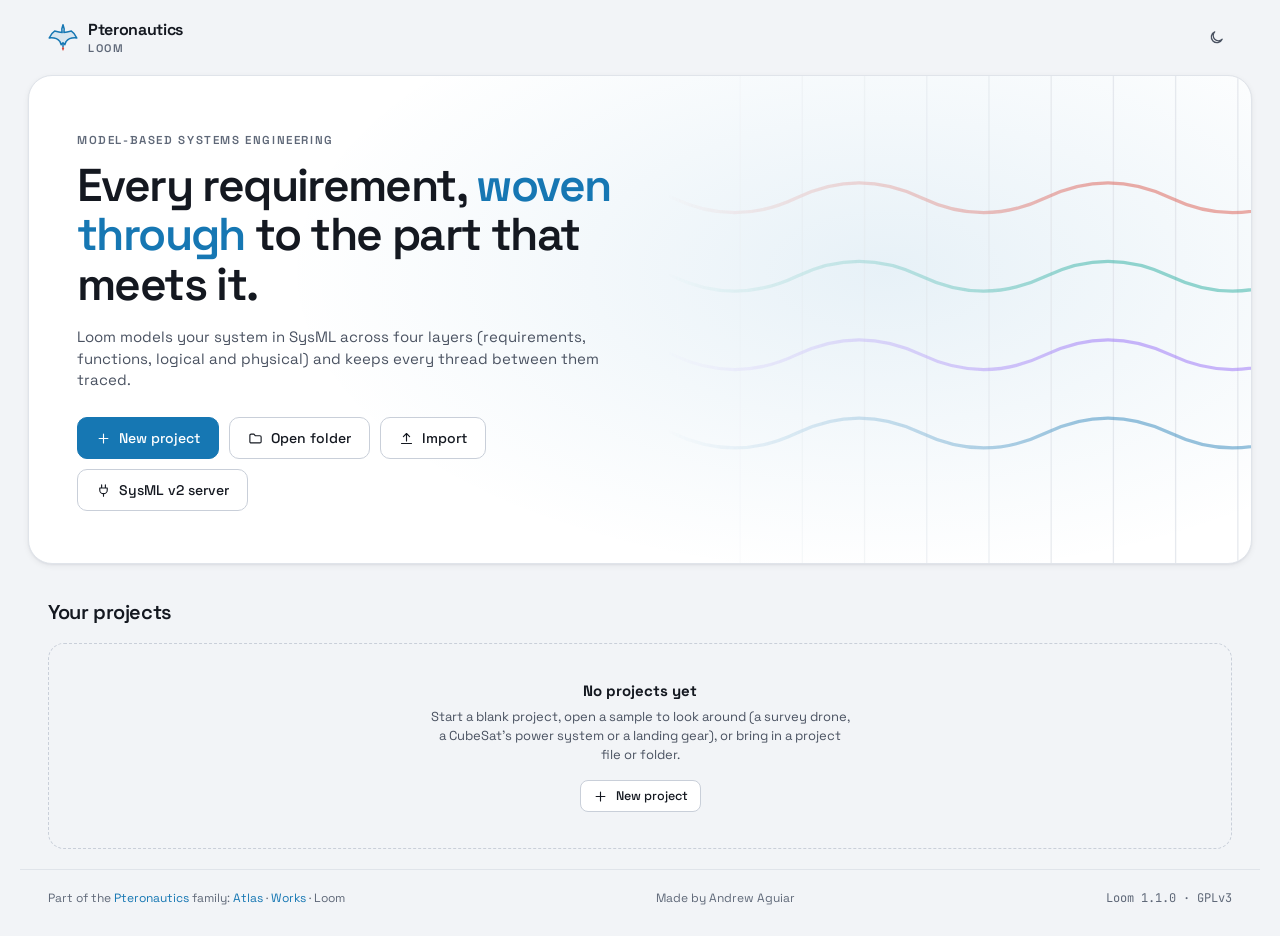
<file: index.html>
<!doctype html>
<html lang="en">
<head>
<meta charset="utf-8">
<meta name="viewport" content="width=device-width, initial-scale=1">
<title>Pteronautics Loom</title>
<meta name="description" content="Pteronautics Loom: model-based systems engineering with SysML, in the browser.">
<meta name="theme-color" content="#0b0d11" media="(prefers-color-scheme: dark)">
<meta name="theme-color" content="#f2f4f7" media="(prefers-color-scheme: light)">
<link rel="icon" href="assets/favicon.svg" type="image/svg+xml">
<link rel="apple-touch-icon" href="assets/apple-touch-icon.png">
<link rel="manifest" href="manifest.webmanifest">
<meta name="apple-mobile-web-app-title" content="Loom">
<meta name="mobile-web-app-capable" content="yes">
<link rel="preload" href="assets/fonts/SpaceGrotesk.woff2" as="font" type="font/woff2" crossorigin>
<link rel="stylesheet" href="css/loom.css">
<script>try { var t = localStorage.getItem('loom-theme'); if (t) document.documentElement.dataset.theme = t; } catch (e) { }</script>
</head>
<body>
<div id="app"></div>
<noscript>Pteronautics Loom needs JavaScript. Run <code>python3 serve.py</code> and open http://localhost:8800.</noscript>
<script type="module" src="src/app.js"></script>
</body>
</html>
</file>
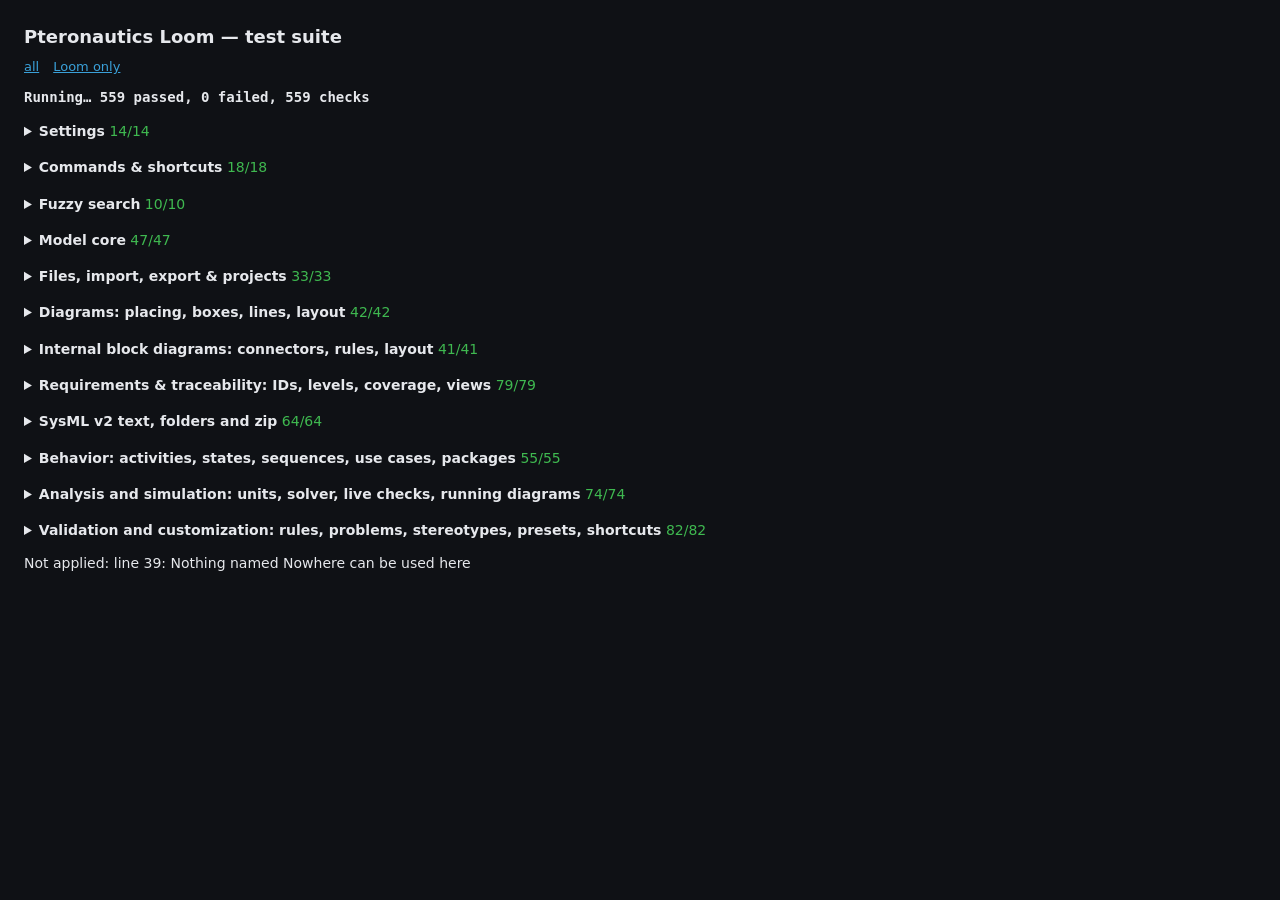
<file: tests/index.html>
<!doctype html>
<html lang="en">
<head>
<meta charset="utf-8">
<meta name="viewport" content="width=device-width, initial-scale=1">
<title>Pteronautics Loom · tests</title>
<style>
  body { font: 14px/1.45 system-ui, sans-serif; margin: 24px; background: #0f1115; color: #e6e8ec; }
  h1 { font-size: 18px; margin: 0 0 6px; }
  .links a { color: #3aa0d8; margin-right: 14px; font-size: 13px; }
  #summary { font: 600 14px ui-monospace, monospace; margin: 12px 0; }
  #summary.ok, .okc { color: #3fb950; } #summary.bad, .bad { color: #f85149; }
  details { margin: 8px 0; } summary { cursor: pointer; padding: 4px 0; }
  .r { padding: 8px 10px; border-radius: 6px; margin: 6px 0 6px 14px; background: #171a21; border-left: 4px solid #555; }
  .r.ok { border-color: #3fb950; } .r.bad { border-color: #f85149; }
  .d { color: #9aa3b2; font: 12px ui-monospace, monospace; white-space: pre-wrap; margin-top: 2px; }
</style>
</head>
<body>
<h1>Pteronautics Loom — test suite</h1>
<div class="links"><a href="?">all</a><a href="?only=loom">Loom only</a></div>
<div id="summary">Running…</div>
<div id="out"></div>
<script type="module">
  import { runAll } from './run.js';
  runAll(document.getElementById('out'), document.getElementById('summary'));
</script>
</body>
</html>
</file>
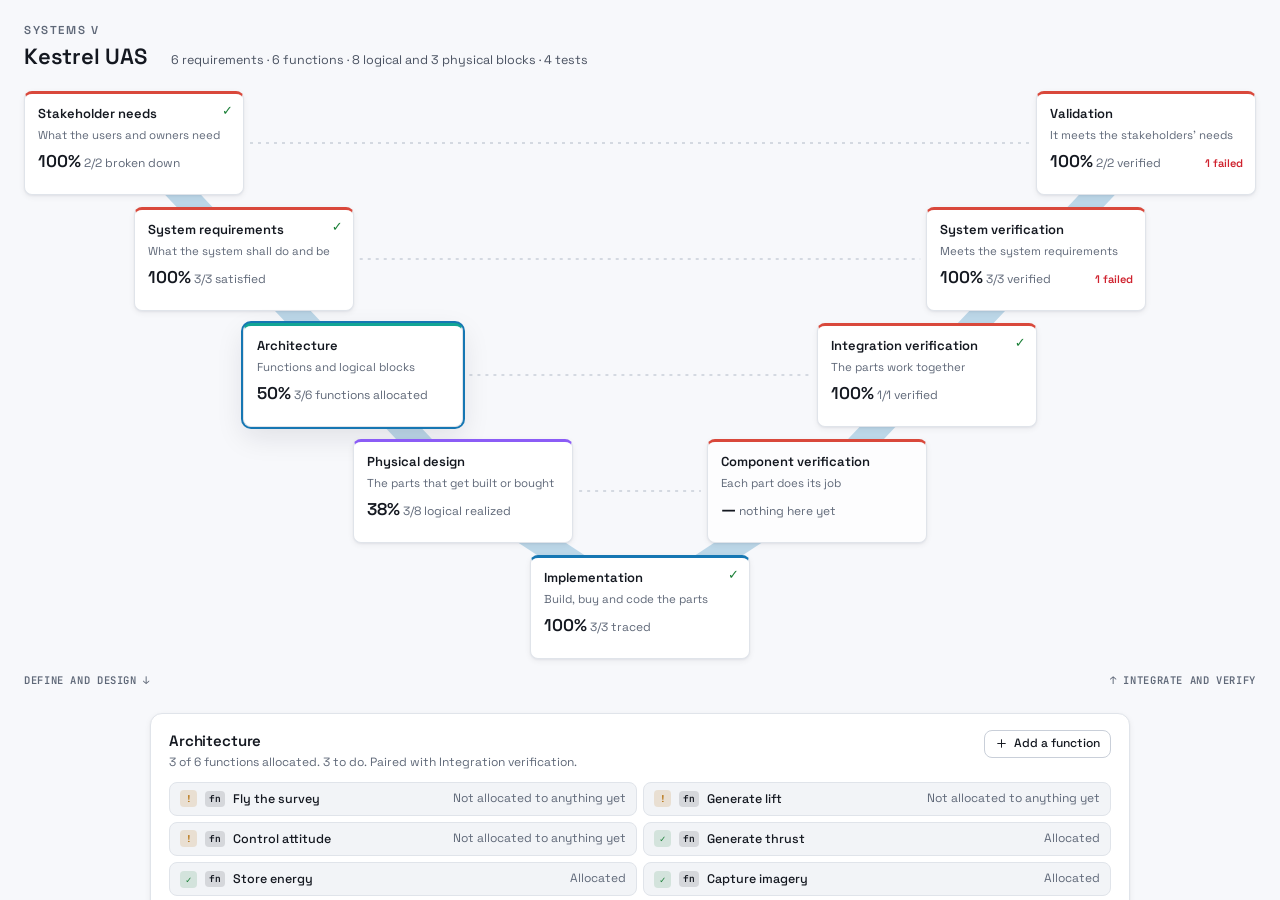
<file: embed.html>
<!doctype html>
<html lang="en">
<head>
<meta charset="utf-8">
<meta name="viewport" content="width=device-width, initial-scale=1">
<title>Pteronautics Loom · a sample diagram</title>
<meta name="robots" content="noindex">
<link rel="stylesheet" href="css/loom.css">
<style>
  /* a sample model's view on its own, for other pages to show in a frame (the Pteronautics site) */
  html, body { height: 100%; margin: 0; overflow: hidden; background: var(--stage); }
  #embed { height: 100%; display: flex; min-height: 0; }
  #embed > * { flex: 1; min-width: 0; min-height: 0; }
  #embed .dtool, #embed .tpal, #embed .tool-chip, #embed .vhead-actions { display: none !important; }
  #embed .dstage { min-height: 0; }
  #embed.scroll { overflow-y: auto; overflow-x: hidden; display: block; }
  /* on touch screens a finger scrolls the page around the frame instead of panning the diagram */
  @media (pointer: coarse) { #embed .dstage, #embed .sdstage { touch-action: pan-x pan-y; } }
</style>
</head>
<body>
<div id="embed" role="img" aria-label="A Loom diagram"></div>
<script type="module" src="src/embed.js"></script>
</body>
</html>
</file>
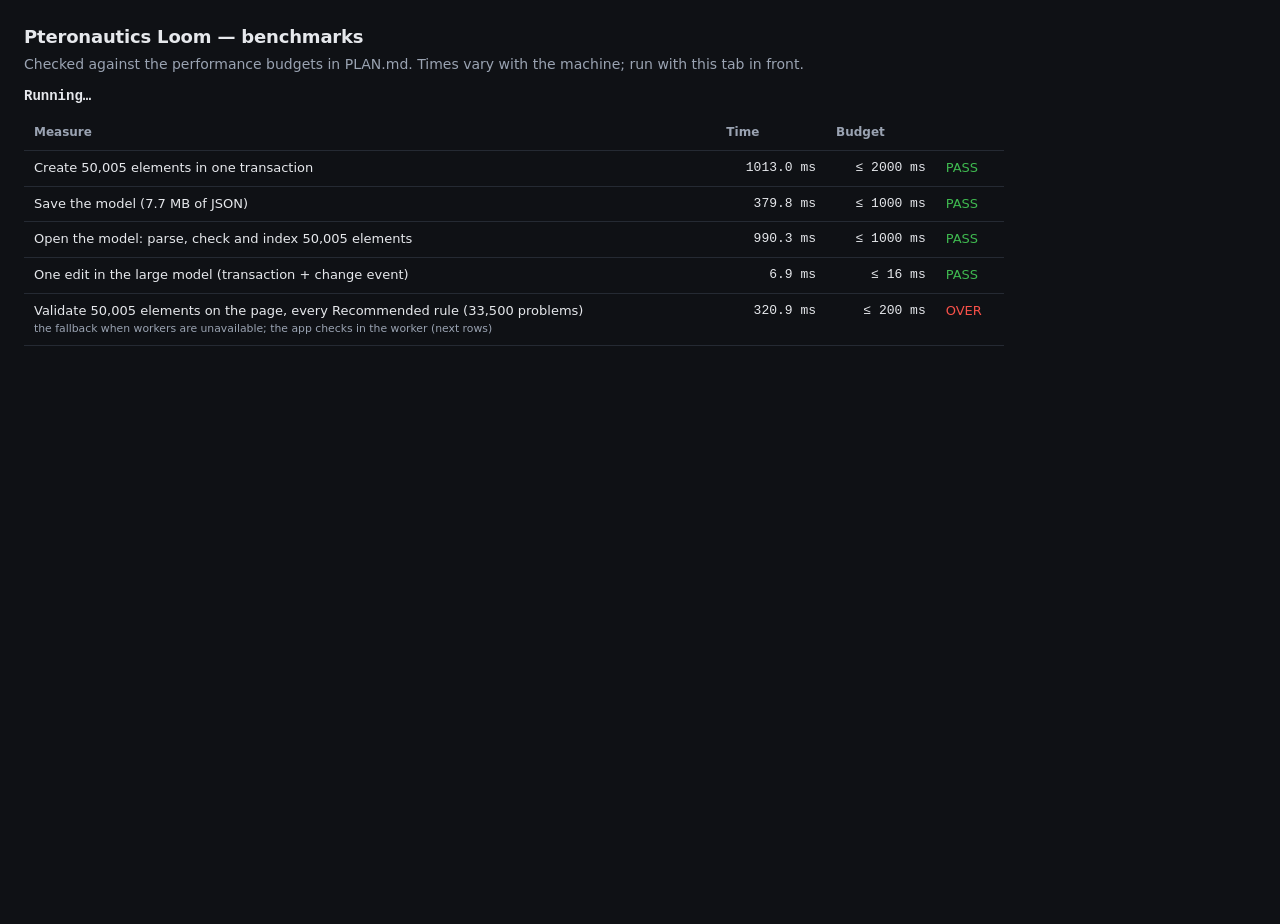
<file: tests/bench.html>
<!doctype html>
<html lang="en">
<head>
<meta charset="utf-8">
<meta name="viewport" content="width=device-width, initial-scale=1">
<title>Pteronautics Loom · benchmarks</title>
<link rel="stylesheet" href="../css/loom.css">
<style>
  body { font: 14px/1.45 system-ui, sans-serif; margin: 24px; background: #0f1115; color: #e6e8ec; }
  h1 { font-size: 18px; margin: 0 0 4px; }
  p { color: #9aa3b2; margin: 0 0 14px; }
  #summary { font: 600 14px ui-monospace, monospace; margin: 12px 0; }
  .ok { color: #3fb950; } .bad { color: #f85149; }
  table { border-collapse: collapse; width: 100%; max-width: 980px; }
  td, th { text-align: left; padding: 8px 10px; border-bottom: 1px solid #252a33; font-size: 13px; vertical-align: top; }
  th { color: #9aa3b2; font-weight: 600; font-size: 12px; }
  td.num { font-family: ui-monospace, monospace; text-align: right; white-space: nowrap; }
  td small { color: #9aa3b2; display: block; }
</style>
</head>
<body>
<h1>Pteronautics Loom — benchmarks</h1>
<p>Checked against the performance budgets in PLAN.md. Times vary with the machine; run with this tab in front.</p>
<div id="summary">Running…</div>
<table><thead><tr><th>Measure</th><th>Time</th><th>Budget</th><th></th></tr></thead><tbody id="rows"></tbody></table>
<script type="module">
  import { runBench } from './bench.js';
  const rows = document.getElementById('rows'), summary = document.getElementById('summary');
  const results = [];
  await runBench((r) => {
    results.push(r);
    const tr = document.createElement('tr');
    const pass = r.ms <= r.budget;
    tr.innerHTML = `<td>${r.name}${r.note ? `<small>${r.note}</small>` : ''}</td><td class="num">${r.ms.toFixed(1)} ms</td><td class="num">≤ ${r.budget} ms</td><td class="${pass ? 'ok' : 'bad'}">${pass ? 'PASS' : 'OVER'}</td>`;
    rows.append(tr);
  });
  const over = results.filter((r) => r.ms > r.budget).length;
  summary.textContent = `${results.length - over} within budget, ${over} over`;
  summary.className = over ? 'bad' : 'ok';
  window.__bench = results;
</script>
</body>
</html>
</file>
<file: css/loom.css>
/* Pteronautics Loom — design tokens shared with Pteronautics Atlas and Works (copied from Works css/works.css), then the Loom layout */
/* Fonts are bundled so the app works offline (SIL Open Font License, see assets/fonts/) */
@font-face { font-family: "Space Grotesk"; font-style: normal; font-display: swap; font-weight: 300 700; src: url(../assets/fonts/SpaceGrotesk.woff2) format("woff2-variations"); unicode-range: U+0000-00FF,U+0131,U+0152-0153,U+02BB-02BC,U+02C6,U+02DA,U+02DC,U+0304,U+0308,U+0329,U+2000-206F,U+2074,U+20AC,U+2122,U+2191,U+2193,U+2212,U+2215,U+FEFF,U+FFFD; }
@font-face { font-family: "JetBrains Mono"; font-style: normal; font-display: swap; font-weight: 100 800; src: url(../assets/fonts/JetBrainsMono.woff2) format("woff2-variations"); unicode-range: U+0000-00FF,U+0131,U+0152-0153,U+02BB-02BC,U+02C6,U+02DA,U+02DC,U+0304,U+0308,U+0329,U+2000-206F,U+2074,U+20AC,U+2122,U+2191,U+2193,U+2212,U+2215,U+FEFF,U+FFFD; }
@font-face { font-family: "JetBrains Mono"; font-style: normal; font-display: swap; font-weight: 100 800; src: url(../assets/fonts/JetBrainsMono-greek.woff2) format("woff2-variations"); unicode-range: U+0370-0377,U+037A-037F,U+0384-038A,U+038C,U+038E-03A1,U+03A3-03FF; }
:root {
  --bg: #f2f4f7;
  --bg-elev: #ffffff;
  --bg-sunk: #eceef3;
  --stage: #f7f8fb;
  --border: #e0e4ea;
  --border-strong: #c9cfd9;
  --text: #141820;
  --text-2: #4a5261;
  --text-3: #7a8392;
  --accent: #1677b3;
  --on-accent: #ffffff;
  --accent-soft: rgba(22, 119, 179, 0.11);
  --hl: #d9483b;
  --hl-soft: rgba(217, 72, 59, 0.11);
  --glow: rgba(22, 119, 179, 0.10);
  --upper: #1677b3;
  --lower: #d9483b;
  --wake: #6b7280;
  --good: #1a7f37;
  --warn: #b26a00;
  --bad: #cf222e;
  --lam: #12a594;
  --turb: #8b5cf6;
  --sep: #c2255c;
  --shadow: 0 1px 2px rgba(16, 24, 40, .05), 0 2px 6px rgba(16, 24, 40, .06);
  --shadow-lg: 0 1px 2px rgba(16, 24, 40, .05), 0 10px 28px rgba(16, 24, 40, .10);
  --radius: 12px;
  --radius-sm: 8px;
  --font: "Space Grotesk", Inter, ui-sans-serif, system-ui, -apple-system, "Segoe UI", Roboto, "Helvetica Neue", Arial, sans-serif;
  --mono: "JetBrains Mono", ui-monospace, "SF Mono", Menlo, Consolas, monospace;
  color-scheme: light;
}
@media (prefers-color-scheme: dark) {
  :root:not([data-theme="light"]) {
    --bg: #0b0d11; --bg-elev: #151920; --bg-sunk: #0f1218; --stage: #0a0c10;
    --border: #232934; --border-strong: #343b47;
    --text: #e7eaef; --text-2: #a9b1bf; --text-3: #737d8c;
    --accent: #3aa0d8; --accent-soft: rgba(58, 160, 216, 0.15); --on-accent: #ffffff;
    --hl: #ff7a6b; --hl-soft: rgba(255, 122, 107, 0.13); --glow: rgba(58, 160, 216, 0.14);
    --upper: #3aa0d8; --lower: #ff7a6b; --wake: #8b93a1;
    --good: #3fb950; --warn: #e3a008; --bad: #f85149;
    --lam: #2dd4bf; --turb: #a78bfa; --sep: #ff5c93;
    --shadow: 0 1px 2px rgba(0, 0, 0, .35), 0 0 0 1px rgba(255, 255, 255, .015);
    --shadow-lg: 0 1px 2px rgba(0, 0, 0, .4), 0 12px 32px rgba(0, 0, 0, .45);
    color-scheme: dark;
  }
}
:root[data-theme="dark"] {
  --bg: #0b0d11; --bg-elev: #151920; --bg-sunk: #0f1218; --stage: #0a0c10;
  --border: #232934; --border-strong: #343b47;
  --text: #e7eaef; --text-2: #a9b1bf; --text-3: #737d8c;
  --accent: #3aa0d8; --accent-soft: rgba(58, 160, 216, 0.15); --on-accent: #ffffff;
  --hl: #ff7a6b; --hl-soft: rgba(255, 122, 107, 0.13); --glow: rgba(58, 160, 216, 0.14);
  --upper: #3aa0d8; --lower: #ff7a6b; --wake: #8b93a1;
  --good: #3fb950; --warn: #e3a008; --bad: #f85149;
  --lam: #2dd4bf; --turb: #a78bfa; --sep: #ff5c93;
  --shadow: 0 1px 2px rgba(0, 0, 0, .35), 0 0 0 1px rgba(255, 255, 255, .015);
  --shadow-lg: 0 1px 2px rgba(0, 0, 0, .4), 0 12px 32px rgba(0, 0, 0, .45);
  color-scheme: dark;
}

* { box-sizing: border-box; }
html, body { height: 100%; margin: 0; }
body { background: var(--bg); color: var(--text); font: 13px/1.45 var(--font); -webkit-font-smoothing: antialiased; }
button, input, select, textarea { font: inherit; color: inherit; }
a { color: var(--accent); text-decoration: none; }
h1, h2, h3, h4 { margin: 0; font-weight: 600; letter-spacing: -0.01em; }
.mono { font-family: var(--mono); font-variant-numeric: tabular-nums; }
.muted { color: var(--text-3); }
.dim { color: var(--text-2); }
.good { color: var(--good); } .warn { color: var(--warn); } .bad { color: var(--bad); }
:root[data-resolved-theme="dark"] { --sidebar: #0f1218; }
:root { --sidebar: var(--bg-elev); }

/* Loom keeps the family tokens but darkens the faintest text so 11–12px labels pass WCAG AA (4.5:1). */
:root { --text-3: #5f6878; }
:root[data-resolved-theme="dark"] { --text-3: #8a94a3; }
@media (prefers-color-scheme: dark) { :root:not([data-theme="light"]) { --text-3: #8a94a3; } }
:root[data-theme="dark"] { --text-3: #8a94a3; }

/* RFLP layer colors (requirements, functional, logical, physical) */
:root { --layer-r: var(--hl); --layer-f: var(--lam); --layer-l: var(--turb); --layer-p: var(--accent); }

/* ---------- brand (same mark and lockup as Atlas and Works, product name LOOM) ---------- */
.brand { display: flex; align-items: center; gap: 10px; padding: 4px 8px 14px; color: var(--text); }
.brand-mark { width: 30px; height: 30px; display: block; flex: none; }
.brand-mark svg { display: block; width: 100%; height: 100%; overflow: visible; }
.brand-mark .bm-fill { fill: var(--accent-soft); }
.brand-mark .bm-line { fill: none; stroke: var(--accent); stroke-width: 5; stroke-linejoin: round; stroke-linecap: round; }
.brand-mark .bm-flame { fill: var(--hl); }
.brand-name { font-weight: 650; font-size: 16px; letter-spacing: -0.02em; }
.brand-sub { font-size: 11px; color: var(--text-3); }
.brand-product { font-weight: 600; letter-spacing: .14em; text-transform: uppercase; }

/* ---------- controls ---------- */
:focus-visible { outline: 2px solid var(--accent); outline-offset: 2px; }
.btn { display: inline-flex; align-items: center; gap: 8px; height: 32px; padding: 0 12px; border-radius: var(--radius-sm); border: 1px solid var(--border-strong); background: var(--bg-elev); color: var(--text); font-weight: 500; font-size: 12.5px; cursor: pointer; white-space: nowrap; }
.btn:hover { border-color: var(--accent); }
.btn.primary { background: var(--accent); border-color: var(--accent); color: var(--on-accent); }
.btn svg { width: 15px; height: 15px; }
.icon-btn { width: 32px; height: 32px; display: inline-flex; align-items: center; justify-content: center; border-radius: var(--radius-sm); border: 1px solid transparent; background: none; color: var(--text-2); cursor: pointer; flex: none; }
.icon-btn:hover { color: var(--text); background: var(--bg-sunk); }
.icon-btn.on { color: var(--accent); background: var(--accent-soft); }
.icon-btn svg { width: 17px; height: 17px; }
.kbd { font-family: var(--mono); font-size: 10.5px; border: 1px solid var(--border-strong); border-radius: 5px; padding: 1px 5px; color: var(--text-3); white-space: nowrap; }
.pill { display: inline-flex; align-items: center; gap: 6px; height: 22px; padding: 0 9px; border-radius: 99px; font-size: 11px; font-weight: 500; white-space: nowrap; background: var(--bg-sunk); color: var(--text-2); }
.pill.good { background: color-mix(in srgb, var(--good) 14%, transparent); color: var(--good); }
.pill.accent { background: var(--accent-soft); color: var(--accent); }
.seg { display: inline-flex; border: 1px solid var(--border-strong); border-radius: var(--radius-sm); overflow: hidden; }
.seg button { height: 28px; padding: 0 11px; border: 0; background: none; color: var(--text-2); font-size: 12px; cursor: pointer; }
.seg button[aria-pressed="true"] { background: var(--accent-soft); color: var(--text); font-weight: 600; }
.switch { width: 34px; height: 20px; border-radius: 99px; border: 0; background: var(--border-strong); position: relative; cursor: pointer; flex: none; padding: 0; transition: background .15s; }
.switch::after { content: ""; position: absolute; top: 3px; left: 3px; width: 14px; height: 14px; border-radius: 99px; background: #fff; transition: left .15s; }
.switch[aria-checked="true"] { background: var(--accent); }
.switch[aria-checked="true"]::after { left: 17px; }
.toast { position: fixed; bottom: 40px; left: 50%; transform: translateX(-50%); background: var(--bg-elev); border: 1px solid var(--border-strong); box-shadow: var(--shadow-lg); padding: 9px 14px; border-radius: 10px; font-size: 12.5px; z-index: 50; }
.toast.err { border-color: var(--bad); }

/* ---------- shell ---------- */
.shell { --side-w: 260px; display: grid; grid-template-columns: var(--side-w) minmax(0, 1fr); grid-template-rows: auto minmax(0, 1fr) auto; grid-template-areas: "side top" "side main" "side status"; height: 100vh; }
.shell.no-side { grid-template-columns: 0 minmax(0, 1fr); }
.shell.no-side .sidebar, .shell.no-side .side-resizer { display: none; }
.sidebar { grid-area: side; background: var(--sidebar); border-right: 1px solid var(--border); display: flex; flex-direction: column; padding: 14px 10px 12px; gap: 1px; overflow-y: auto; overflow-x: hidden; scrollbar-width: thin; min-height: 0; min-width: 0; position: relative; }
.side-head { display: flex; align-items: center; gap: 8px; padding-right: 2px; }
.side-head .brand { flex: 1; min-width: 0; }
.side-hide { opacity: 0; transition: opacity .12s; }
.sidebar:hover .side-hide, .side-hide:focus-visible { opacity: 1; }
.side-resizer { grid-area: side; justify-self: end; align-self: stretch; width: 7px; margin-right: -4px; cursor: col-resize; z-index: 6; position: relative; touch-action: none; }
.side-resizer::after { content: ""; position: absolute; top: 0; bottom: 0; left: 3px; width: 1px; background: transparent; transition: background .12s; }
.side-resizer:hover::after, .side-resizer:focus-visible::after, body.col-resizing .side-resizer::after { background: var(--accent); width: 2px; left: 2px; }
.side-resizer:focus-visible { outline: none; }
body.col-resizing, body.col-resizing * { cursor: col-resize !important; user-select: none !important; }
.project { display: flex; align-items: center; gap: 9px; margin: 0 4px 8px; padding: 8px 10px; border: 1px solid var(--border); border-radius: 10px; background: var(--bg-sunk); }
.project .avatar { width: 26px; height: 26px; border-radius: 7px; background: var(--accent-soft); color: var(--accent); display: flex; align-items: center; justify-content: center; font-weight: 700; font-size: 12px; flex: none; }
.project b { display: block; font-size: 12.5px; font-weight: 600; }
.project span { display: block; font-family: var(--mono); font-size: 10.5px; color: var(--text-3); }
.nav-group { font-size: 10.5px; font-weight: 600; text-transform: uppercase; letter-spacing: .12em; color: var(--text-3); padding: 14px 6px 5px 10px; display: flex; align-items: center; gap: 4px; min-height: 22px; }
.nav-group .grow { flex: 1; }
.nav-group .icon-btn { opacity: .7; }
.nav-group .icon-btn:hover { opacity: 1; }
.icon-btn.xs { width: 22px; height: 22px; border-radius: 6px; }
.icon-btn.xs svg { width: 13px; height: 13px; }
.nav-group .dot { width: 8px; height: 8px; border-radius: 3px; }
.nav-item { display: flex; align-items: center; gap: 10px; padding: 6px 10px; border-radius: var(--radius-sm); color: var(--text-2); border: 0; background: none; width: 100%; text-align: left; cursor: pointer; white-space: nowrap; font-size: 12.5px; }
.nav-item:hover { background: var(--bg-sunk); color: var(--text); }
.nav-item.active { background: var(--accent-soft); color: var(--text); font-weight: 600; box-shadow: inset 2px 0 0 var(--hl); }
.nav-item svg { flex: none; width: 16px; height: 16px; }
.nav-item .soon { margin-left: auto; font-size: 10px; color: var(--text-3); background: var(--bg-sunk); border-radius: 99px; padding: 1px 7px; font-weight: 500; }
.nav-item.planned { cursor: default; }
.nav-item.planned:hover { background: none; color: var(--text-2); }
.tree-empty { font-size: 11.5px; color: var(--text-3); padding: 2px 10px 4px; }
.sidebar-foot { margin-top: auto; padding-top: 12px; display: flex; flex-direction: column; gap: 2px; border-top: 1px solid var(--border); }
.sidebar-credit { font-size: 11px; color: var(--text-3); padding: 8px 10px 0; white-space: nowrap; overflow: hidden; text-overflow: ellipsis; }

.topbar { grid-area: top; display: flex; flex-wrap: nowrap; align-items: center; gap: 10px; padding: 10px 16px; border-bottom: 1px solid var(--border); background: var(--bg); min-width: 0; }
.crumbs { display: flex; align-items: center; gap: 6px; font-size: 12.5px; color: var(--text-2); flex-wrap: nowrap; min-width: 0; flex: 0 1 auto; white-space: nowrap; }
.crumbs b { color: var(--text); font-weight: 600; }
.crumb-project { display: inline-flex; align-items: center; gap: 5px; max-width: 340px; min-width: 0; height: 28px; padding: 0 8px; margin-left: -4px; border: 1px solid transparent; border-radius: var(--radius-sm); background: none; color: var(--text); cursor: pointer; font-size: 12.5px; }
.crumb-project b { overflow: hidden; text-overflow: ellipsis; white-space: nowrap; min-width: 0; }
.crumb-project svg { width: 13px; height: 13px; flex: none; color: var(--text-3); }
.crumb-project:hover { background: var(--bg-sunk); border-color: var(--border); }
.top-tools { display: flex; align-items: center; gap: 2px; padding-left: 6px; margin-left: 2px; border-left: 1px solid var(--border); }
.notation-pill { display: inline-flex; align-items: center; gap: 4px; cursor: pointer; }
.notation-pill svg { width: 11px; height: 11px; }
.crumbs .sep { color: var(--text-3); }
.palette-trigger { display: flex; align-items: center; gap: 8px; height: 32px; padding: 0 10px; border: 1px solid var(--border); border-radius: var(--radius-sm); background: var(--bg-elev); color: var(--text-3); flex: 0 1 320px; min-width: 150px; cursor: pointer; font-size: 12.5px; }
.palette-trigger .pt-label { min-width: 0; overflow: hidden; text-overflow: ellipsis; white-space: nowrap; }
.palette-trigger:hover { border-color: var(--border-strong); color: var(--text-2); }
.palette-trigger svg { width: 14px; height: 14px; }
.palette-trigger .kbd { margin-left: auto; }

.main { grid-area: main; display: flex; flex-direction: column; min-width: 0; min-height: 0; }
.tabbar { display: flex; align-items: center; gap: 4px; padding: 7px 16px; border-bottom: 1px solid var(--border); background: var(--bg-sunk); min-height: 46px; }
.tabbar .hint { font-size: 12px; color: var(--text-3); }
.stage { flex: 1; min-height: 0; position: relative; overflow: hidden; background-color: var(--stage); background-image: linear-gradient(color-mix(in srgb, var(--border) 55%, transparent) 1px, transparent 1px), linear-gradient(90deg, color-mix(in srgb, var(--border) 55%, transparent) 1px, transparent 1px); background-size: 20px 20px, 20px 20px; }
:root[data-resolved-theme="dark"] .stage { background-image: linear-gradient(#141821 1px, transparent 1px), linear-gradient(90deg, #141821 1px, transparent 1px); }

.inspector { background: var(--bg-elev); padding: 4px 18px 24px; overflow-y: auto; scrollbar-width: thin; min-height: 0; }
.sec.sec-first { margin-top: 8px; }

/* the floating properties panel */
.ppanel { position: fixed; z-index: 30; display: flex; flex-direction: column; min-width: 300px; min-height: 220px; max-width: calc(100vw - 24px); max-height: calc(100vh - 24px); background: var(--bg-elev); border: 1px solid var(--border-strong); border-radius: 12px; box-shadow: var(--shadow-lg); overflow: hidden; resize: both; }
.ppanel[hidden] { display: none; }
.ppanel.moving { opacity: .94; }
.ppanel-head { display: flex; align-items: center; gap: 8px; padding: 8px 8px 8px 10px; border-bottom: 1px solid var(--border); background: var(--bg-sunk); cursor: grab; user-select: none; touch-action: none; flex: none; }
.ppanel.moving .ppanel-head { cursor: grabbing; }
.ppanel-grip { color: var(--text-3); display: inline-flex; }
.ppanel-grip svg { width: 14px; height: 14px; }
.ppanel-title { flex: 1; min-width: 0; display: flex; flex-direction: column; line-height: 1.25; }
.ppanel-kind { font-size: 10.5px; font-weight: 600; text-transform: uppercase; letter-spacing: .1em; color: var(--text-3); }
.ppanel-name { font-size: 13px; font-weight: 600; color: var(--text); overflow: hidden; text-overflow: ellipsis; white-space: nowrap; }
.ppanel .inspector { flex: 1; }
.insp-title { font-size: 15px; font-weight: 600; }
.insp-sub { font-size: 12px; color: var(--text-3); margin-top: 2px; }
.sec { font-size: 10.5px; font-weight: 600; text-transform: uppercase; letter-spacing: .12em; color: var(--text-3); margin: 20px 0 8px; }
.opt { display: flex; align-items: center; justify-content: space-between; gap: 12px; padding: 8px 0; border-bottom: 1px solid var(--border); font-size: 12.5px; }
.opt small { display: block; font-size: 11px; color: var(--text-3); }
.kv { display: flex; justify-content: space-between; gap: 12px; padding: 6px 0; border-bottom: 1px solid var(--border); font-size: 12.5px; }
.kv span:first-child { color: var(--text-2); }

.statusbar { grid-area: status; display: flex; flex-wrap: wrap; align-items: center; gap: 14px; padding: 5px 16px; border-top: 1px solid var(--border); background: var(--bg-elev); font-size: 11.5px; color: var(--text-3); }
.statusbar .ok-dot { width: 7px; height: 7px; border-radius: 99px; background: var(--good); display: inline-block; margin-right: 6px; }
.statusbar .grow { flex: 1; }

/* ---------- command palette ---------- */
.palette-back { position: fixed; inset: 0; background: rgba(5, 8, 12, .45); display: flex; justify-content: center; align-items: flex-start; padding: 12vh 16px 16px; z-index: 40; }
.palette { width: 600px; max-width: 100%; background: var(--bg-elev); border: 1px solid var(--border-strong); border-radius: 14px; box-shadow: var(--shadow-lg); overflow: hidden; }
.palette-input { display: flex; align-items: center; gap: 10px; padding: 0 14px; border-bottom: 1px solid var(--border); }
.palette-input svg { width: 16px; height: 16px; color: var(--text-3); flex: none; }
.palette-input input { flex: 1; height: 48px; border: 0; background: none; outline: none; font-size: 15px; }
.palette-list { max-height: 360px; overflow-y: auto; padding: 6px; margin: 0; list-style: none; }
.palette-item { display: flex; align-items: center; gap: 10px; padding: 8px 10px; border-radius: 8px; cursor: pointer; font-size: 13px; }
.palette-item[aria-selected="true"] { background: var(--accent-soft); }
.palette-item .grp { font-size: 11px; color: var(--text-3); min-width: 74px; }
.palette-item mark { background: none; color: var(--accent); font-weight: 600; }
.palette-item .kbd { margin-left: auto; }
.palette-item.disabled { opacity: .55; }
.palette-empty { padding: 18px; text-align: center; color: var(--text-3); font-size: 12.5px; }
.palette-foot { display: flex; gap: 14px; padding: 8px 14px; border-top: 1px solid var(--border); font-size: 11px; color: var(--text-3); }

/* ---------- narrow screens: stack the panels ---------- */
@media (max-width: 900px) {
  .shell, .shell.no-side { display: flex; flex-direction: column; height: auto; min-height: 100vh; }
  .side-resizer { display: none; }
  .sidebar { max-height: none; }
  .stage { min-height: 420px; }
  .topbar { order: 0; } .main { order: 1; } .sidebar { order: 3; border-right: 0; border-top: 1px solid var(--border); } .statusbar { order: 4; }
  .palette-trigger { min-width: 0; flex: 1 1 160px; }
  .palette-trigger .kbd { display: none; }
}

/* =====================================================================================
   M1: Home, projects, dialogs, model browser, inspector, overview.
   Text rule: every text container inside a box has min-width: 0 and either wraps
   (overflow-wrap: anywhere) or truncates with an ellipsis and a title tooltip.
   ===================================================================================== */
.muted { color: var(--text-3); }
.small { font-size: 12px; }
.btn.sm { height: 28px; padding: 0 10px; font-size: 12px; gap: 6px; }
.btn.sm svg { width: 13px; height: 13px; }
.btn.lg { height: 42px; padding: 0 18px; font-size: 14px; border-radius: 10px; }
.btn.danger { background: var(--bad); border-color: var(--bad); color: #fff; }
.btn.danger-outline { color: var(--bad); }
.btn.danger-outline:hover { border-color: var(--bad); }
.btn:disabled, .icon-btn:disabled { opacity: .4; cursor: default; }
.icon-btn:disabled:hover { background: none; color: var(--text-2); }
.icon-btn.sm { width: 26px; height: 26px; }
.icon-btn.sm svg { width: 13px; height: 13px; }
.danger-text { color: var(--bad) !important; }
.linkish { border: 0; background: none; padding: 0; color: var(--accent); cursor: pointer; font-size: 12px; text-align: left; overflow-wrap: anywhere; }
.linkish:hover { text-decoration: underline; }
.pill.warn-pill { background: color-mix(in srgb, var(--warn) 14%, transparent); color: var(--warn); white-space: normal; height: auto; padding: 3px 10px; }
.nav-label { min-width: 0; overflow: hidden; text-overflow: ellipsis; }
.nav-item { min-width: 0; }

/* fields */
.field-label { display: flex; flex-direction: column; gap: 5px; font-size: 12px; color: var(--text-2); margin-top: 12px; min-width: 0; }
.field-label > small { font-size: 11px; color: var(--text-3); }
.field { width: 100%; min-width: 0; box-sizing: border-box; height: 32px; padding: 0 10px; border: 1px solid var(--border-strong); border-radius: var(--radius-sm); background: var(--bg); color: var(--text); font-size: 13px; }
textarea.field { height: auto; min-height: 64px; padding: 8px 10px; line-height: 1.45; resize: vertical; }
select.field { padding-right: 6px; }
.field:focus { border-color: var(--accent); outline: none; box-shadow: 0 0 0 3px var(--accent-soft); }
.field-error { color: var(--bad); font-size: 12px; min-height: 0; }
.field-error:empty { display: none; }
.seg-full { display: flex; }
.check-row { display: flex; align-items: center; gap: 8px; margin: 12px 0 4px; font-size: 13px; cursor: pointer; }
.img-actions { display: flex; align-items: center; gap: 10px; margin-top: 14px; flex-wrap: wrap; }
.img-actions small { color: var(--text-3); font-size: 12px; min-width: 0; }
.seg-full button { flex: 1; min-width: 0; white-space: nowrap; }

/* dialogs */
.dialog-back { position: fixed; inset: 0; background: rgba(5, 8, 12, .5); display: flex; align-items: center; justify-content: center; padding: 16px; z-index: 60; }
.dialog { width: 460px; max-width: 100%; max-height: calc(100vh - 32px); overflow-y: auto; background: var(--bg-elev); border: 1px solid var(--border-strong); border-radius: 16px; box-shadow: var(--shadow-lg); padding: 20px 22px; box-sizing: border-box; }
.dialog h2 { font-size: 18px; letter-spacing: -0.02em; overflow-wrap: anywhere; }
.dialog-text { color: var(--text-2); margin: 10px 0 0; overflow-wrap: anywhere; }
.dialog-actions { display: flex; justify-content: flex-end; gap: 8px; margin-top: 20px; flex-wrap: wrap; }
.templates { display: grid; grid-template-columns: repeat(auto-fit, minmax(170px, 1fr)); gap: 8px; margin-top: 6px; }
.template { display: flex; flex-direction: column; gap: 4px; text-align: left; padding: 12px 14px; border: 1px solid var(--border-strong); border-radius: 12px; background: var(--bg); cursor: pointer; min-width: 0; }
.template b { font-size: 13px; overflow-wrap: anywhere; }
.template span { font-size: 12px; color: var(--text-2); overflow-wrap: anywhere; }
.template[aria-pressed="true"] { border-color: var(--accent); background: var(--accent-soft); }
.shortcuts { display: flex; flex-direction: column; margin-top: 8px; }
.shortcut { display: flex; justify-content: space-between; align-items: center; gap: 12px; padding: 8px 0; border-bottom: 1px solid var(--border); font-size: 13px; }
.shortcut span:first-child { min-width: 0; overflow-wrap: anywhere; }

/* popup menu */
.popmenu { position: fixed; z-index: 70; min-width: 200px; max-width: min(320px, calc(100vw - 16px)); max-height: 60vh; overflow-y: auto; background: var(--bg-elev); border: 1px solid var(--border-strong); border-radius: 12px; box-shadow: var(--shadow-lg); padding: 6px; }
.popmenu-title { font-size: 10.5px; font-weight: 600; text-transform: uppercase; letter-spacing: .1em; color: var(--text-3); padding: 6px 10px 4px; overflow: hidden; text-overflow: ellipsis; white-space: nowrap; }
.popmenu button { display: flex; align-items: center; gap: 10px; width: 100%; padding: 7px 10px; border: 0; border-radius: 8px; background: none; text-align: left; cursor: pointer; font-size: 13px; }
.popmenu button:hover, .popmenu button:focus-visible { background: var(--accent-soft); outline: none; }
.popmenu button:disabled { color: var(--text-3); cursor: default; background: none; }
.popmenu-label { flex: 1 0 auto; max-width: 100%; overflow-wrap: break-word; }
.popmenu-hint { flex: 0 1 auto; min-width: 0; font-family: var(--mono); font-size: 10.5px; color: var(--text-3); text-align: right; overflow-wrap: break-word; }
.popmenu-sep { height: 1px; background: var(--border); margin: 4px 6px; }

/* ---------- Home ---------- */
.home { min-height: 100vh; display: flex; flex-direction: column; }
.home-top { display: flex; align-items: center; gap: 12px; padding: 14px 28px 0; max-width: 1240px; width: 100%; margin: 0 auto; box-sizing: border-box; }
.home-top .brand { padding: 4px 0; }
.hero { position: relative; overflow: hidden; margin: 14px auto 0; max-width: 1240px; width: calc(100% - 56px); border-radius: 24px; border: 1px solid var(--border); background: radial-gradient(ellipse 70% 90% at 70% 40%, var(--glow), transparent 70%), var(--bg-elev); box-shadow: var(--shadow); }
.weave { position: absolute; inset: 0; width: 100%; height: 100%; opacity: .8; -webkit-mask-image: linear-gradient(90deg, transparent 0%, transparent 52%, #000 88%); mask-image: linear-gradient(90deg, transparent 0%, transparent 52%, #000 88%); }
.weave .warp { stroke: var(--border); stroke-width: 1; }
.weave .weft { fill: none; stroke-width: 2.4; stroke-linecap: round; stroke-dasharray: 1600; stroke-dashoffset: 1600; animation: weave-in 2.4s cubic-bezier(.2, .7, .2, 1) forwards, weave-glow 8s ease-in-out 2.4s infinite; opacity: .55; }
@keyframes weave-in { to { stroke-dashoffset: 0; } }
@keyframes weave-glow { 0%, 100% { opacity: .55; } 50% { opacity: .9; } }
@media (prefers-reduced-motion: reduce) { .weave .weft { animation: none; stroke-dashoffset: 0; } }
.hero-inner { position: relative; padding: 56px 48px 52px; max-width: 640px; }
.eyebrow { font-size: 11.5px; color: var(--text-3); letter-spacing: .14em; text-transform: uppercase; font-weight: 600; }
.hero-title { margin-top: 12px; font-size: clamp(30px, 4.4vw, 46px); line-height: 1.08; font-weight: 600; letter-spacing: -0.035em; overflow-wrap: anywhere; }
.hero-title em { font-style: normal; color: var(--accent); }
.hero-sub { margin: 16px 0 0; font-size: 15px; color: var(--text-2); max-width: 560px; }
.hero-actions { display: flex; flex-wrap: wrap; gap: 10px; margin-top: 26px; }
.projects { max-width: 1240px; width: 100%; margin: 0 auto; padding: 34px 28px 20px; box-sizing: border-box; flex: 1; }
.projects-head { display: flex; flex-wrap: wrap; align-items: baseline; gap: 12px; margin-bottom: 16px; }
.projects-head h2 { font-size: 20px; letter-spacing: -0.02em; }
.pgrid { display: grid; grid-template-columns: repeat(auto-fill, minmax(280px, 1fr)); gap: 16px; }
.pcard { position: relative; background: var(--bg-elev); border: 1px solid var(--border); border-radius: 16px; box-shadow: var(--shadow); transition: border-color .15s, transform .15s; min-width: 0; }
.pcard:hover { border-color: var(--accent); }
.pcard-open { display: block; width: 100%; padding: 0; border: 0; background: none; text-align: left; cursor: pointer; border-radius: 16px; overflow: hidden; }
.pcard-stage { padding: 18px 18px 14px; border-bottom: 1px solid var(--border); background-color: var(--stage); background-image: linear-gradient(color-mix(in srgb, var(--border) 55%, transparent) 1px, transparent 1px), linear-gradient(90deg, color-mix(in srgb, var(--border) 55%, transparent) 1px, transparent 1px); background-size: 20px 20px, 20px 20px; }
:root[data-resolved-theme="dark"] .pcard-stage { background-image: linear-gradient(#141821 1px, transparent 1px), linear-gradient(90deg, #141821 1px, transparent 1px); }
.pcard-bars { display: flex; flex-direction: column; gap: 7px; }
.pcard-bar { display: grid; grid-template-columns: 96px minmax(0, 1fr) 28px; align-items: center; gap: 10px; font-size: 11.5px; color: var(--text-2); }
.pcard-bar-label { min-width: 0; overflow: hidden; text-overflow: ellipsis; white-space: nowrap; }
.pcard-bar-track { height: 6px; border-radius: 3px; background: var(--border); overflow: hidden; }
.pcard-bar-track i { display: block; height: 100%; border-radius: 3px; min-width: 0; }
.pcard-bar-n { text-align: right; color: var(--text-3); }
.pcard-body { padding: 14px 52px 16px 18px; min-width: 0; }
.pcard-title { font-size: 16px; font-weight: 600; overflow: hidden; text-overflow: ellipsis; white-space: nowrap; }
.pcard-meta { display: flex; flex-wrap: wrap; gap: 4px 12px; margin-top: 4px; font-size: 12px; color: var(--text-3); }
.card-more { position: absolute; right: 10px; bottom: 14px; }
.card-menu { position: absolute; right: 10px; bottom: 50px; z-index: 5; min-width: 190px; background: var(--bg-elev); border: 1px solid var(--border-strong); border-radius: 12px; box-shadow: var(--shadow-lg); padding: 6px; }
.card-menu button { display: block; width: 100%; padding: 7px 10px; border: 0; border-radius: 8px; background: none; text-align: left; cursor: pointer; font-size: 13px; }
.card-menu button:hover, .card-menu button:focus-visible { background: var(--accent-soft); outline: none; }
.pempty { border: 1px dashed var(--border-strong); border-radius: 16px; padding: 36px 24px; text-align: center; color: var(--text-2); }
.pempty b { display: block; color: var(--text); font-size: 15px; }
.pempty p { margin: 6px auto 16px; max-width: 420px; }
.home-foot { max-width: 1240px; width: 100%; margin: 0 auto; padding: 20px 28px 28px; box-sizing: border-box; display: flex; flex-wrap: wrap; justify-content: space-between; gap: 10px; font-size: 12px; color: var(--text-3); border-top: 1px solid var(--border); }

/* ---------- workspace additions ---------- */
.crumbs { min-width: 0; flex-wrap: nowrap; }
.crumb-link { color: var(--text-2); white-space: nowrap; }
.crumb-link:hover { color: var(--text); }
.crumb-current { min-width: 0; overflow: hidden; text-overflow: ellipsis; white-space: nowrap; max-width: 40vw; }
.undo-group { display: flex; gap: 2px; }
.pt-label { min-width: 0; overflow: hidden; text-overflow: ellipsis; white-space: nowrap; }
.tab { display: inline-flex; align-items: center; gap: 7px; height: 30px; padding: 0 12px; border-radius: 8px; color: var(--text-2); font-size: 12.5px; white-space: nowrap; }
.tab svg { width: 14px; height: 14px; }
.tab.on { background: var(--bg-elev); border: 1px solid var(--border); color: var(--text); font-weight: 600; }
.save-state.saving .ok-dot { background: var(--warn); }
.save-state.error .ok-dot { background: var(--bad); }

/* model browser */
.tree { display: flex; flex-direction: column; gap: 1px; padding-bottom: 6px; }
.ti { --depth: 0; position: relative; display: flex; align-items: center; gap: 6px; min-height: 28px; padding: 2px 6px 2px calc(4px + var(--depth) * 14px); border-radius: 7px; color: var(--text-2); font-size: 12.5px; cursor: pointer; user-select: none; min-width: 0; }
.ti:hover { background: var(--bg-sunk); color: var(--text); }
.ti:focus-visible { outline: 2px solid var(--accent); outline-offset: -2px; }
.ti.sel { background: var(--accent-soft); color: var(--text); }
.ti.sel::before { content: ""; position: absolute; left: 0; top: 4px; bottom: 4px; width: 2px; border-radius: 2px; background: var(--hl); }
.ti-layer { font-weight: 600; color: var(--text); margin-top: 6px; }
.ti-layer .ti-name { font-size: 11px; text-transform: uppercase; letter-spacing: .1em; color: var(--text-3); }
.ti-layer.sel .ti-name { color: var(--text); }
.twisty { width: 20px; height: 22px; margin: 0 -2px; flex: none; display: inline-flex; align-items: center; justify-content: center; color: var(--text-3); border-radius: 5px; cursor: pointer; }
.twisty:hover { color: var(--text); background: var(--border); }
.twisty.none { visibility: hidden; }
.twisty svg { width: 12px; height: 12px; }
.layer-dot { width: 8px; height: 8px; border-radius: 3px; flex: none; }
.kbadge { flex: none; font-family: var(--mono); font-size: 9.5px; font-weight: 600; padding: 1px 4px; border-radius: 4px; background: color-mix(in srgb, currentColor 13%, transparent); letter-spacing: .02em; }
.ti-name { flex: 1; min-width: 0; overflow: hidden; text-overflow: ellipsis; white-space: nowrap; }
/* diagrams, tables and matrices: an icon chip in the layer's color instead of a kind badge */
.ti-dicon { flex: none; width: 24px; height: 18px; border-radius: 5px; display: inline-grid; place-items: center; background: color-mix(in srgb, currentColor 16%, transparent); box-shadow: inset 0 0 0 1px color-mix(in srgb, currentColor 30%, transparent); }
.ti-dicon svg { width: 14px; height: 14px; }
.ti-diagram .ti-name { color: var(--text); }
.ti-count { font-size: 10.5px; color: var(--text-3); flex: none; }
.ti-add { flex: none; width: 22px; height: 22px; display: inline-flex; align-items: center; justify-content: center; border: 0; border-radius: 6px; background: none; color: var(--text-3); cursor: pointer; opacity: 0; }
.ti:hover .ti-add, .ti.sel .ti-add, .ti-layer .ti-add { opacity: 1; }
.ti-add:hover { background: var(--border); color: var(--text); }
.ti-add svg { width: 13px; height: 13px; }
.ti-input { flex: 1; min-width: 0; height: 24px; padding: 0 6px; border: 1px solid var(--accent); border-radius: 5px; background: var(--bg); font-size: 12.5px; outline: none; box-shadow: 0 0 0 3px var(--accent-soft); }
.ti.dragging { opacity: .45; }
.tree { position: relative; }
.tree-filter { display: flex; align-items: center; gap: 6px; margin: 2px 4px 6px; padding: 0 8px; height: 28px; border: 1px solid var(--border); border-radius: 7px; background: var(--bg-sunk); color: var(--text-3); }
.tree-filter:focus-within { border-color: var(--accent); box-shadow: 0 0 0 3px var(--accent-soft); }
.tree-filter svg { width: 13px; height: 13px; flex: none; }
.tree-filter input { flex: 1; min-width: 0; border: 0; background: none; outline: none; font-size: 12px; color: var(--text); height: 100%; }
.ti-name.hit { color: var(--text); font-weight: 600; }
.ti-name.hit::after { content: none; }
.tree-marker { position: absolute; height: 2px; border-radius: 2px; background: var(--accent); pointer-events: none; z-index: 2; }
.tree-marker::before { content: ""; position: absolute; left: -4px; top: -3px; width: 6px; height: 6px; border-radius: 99px; border: 2px solid var(--accent); background: var(--sidebar); }
.tree-ghost { position: fixed; z-index: 60; pointer-events: none; display: flex; align-items: center; gap: 6px; max-width: 300px; padding: 5px 10px; border: 1px solid var(--border-strong); border-radius: 8px; background: var(--bg-elev); box-shadow: var(--shadow-lg); font-size: 12px; }
.tree-ghost-name { font-weight: 600; overflow: hidden; text-overflow: ellipsis; white-space: nowrap; min-width: 0; }
.tree-ghost-where { color: var(--text-3); white-space: nowrap; overflow: hidden; text-overflow: ellipsis; }
.tree-ghost-where:empty { display: none; }
body.tree-dragging, body.tree-dragging * { cursor: grabbing !important; user-select: none !important; }
.ti.drop-ok { background: var(--accent-soft); box-shadow: inset 0 0 0 1.5px var(--accent); }
.ti.drop-no { cursor: not-allowed; }

/* inspector */
.insp-pills { display: flex; flex-wrap: wrap; gap: 6px; }
.insp-path { display: flex; flex-wrap: wrap; align-items: center; gap: 4px; margin-top: 10px; font-size: 12px; min-width: 0; }
.insp-path .sep { color: var(--text-3); }
.insp-title { overflow-wrap: anywhere; }
.inspector h2.insp-title { margin-top: 10px; font-size: 18px; }
.help { margin: 10px 0 0; font-size: 12px; color: var(--text-3); line-height: 1.5; }
.inspector .opt { margin-top: 8px; }
.inspector .opt > span { min-width: 0; }
.rels { display: flex; flex-direction: column; gap: 4px; }
.rel { display: grid; grid-template-columns: 8px auto minmax(0, 1fr) auto; align-items: center; gap: 8px; padding: 4px 4px 4px 8px; border: 1px solid var(--border); border-radius: 8px; background: var(--bg-sunk); font-size: 12px; }
.rel-dot { width: 8px; height: 8px; border-radius: 3px; }
.rel-verb { font-size: 10.5px; color: var(--text-3); white-space: nowrap; }
.rel-name { min-width: 0; border: 0; background: none; padding: 0; color: var(--text); text-align: left; cursor: pointer; font-size: 12px; overflow: hidden; text-overflow: ellipsis; white-space: nowrap; }
.rel-name:hover { color: var(--accent); }
.rel-add { display: grid; grid-template-columns: minmax(0, 1fr); gap: 6px; margin-top: 8px; }
.rel-add .btn { justify-self: start; }
.chips { display: flex; flex-wrap: wrap; gap: 6px; }
.chip { display: inline-flex; align-items: center; gap: 6px; max-width: 100%; height: 26px; padding: 0 9px; border: 1px solid var(--border); border-radius: 99px; background: var(--bg-elev); color: var(--text-2); font-size: 12px; cursor: pointer; min-width: 0; }
.chip:hover { border-color: var(--accent); color: var(--text); }
.chip-kind { font-size: 9.5px; color: var(--text-3); flex: none; }
.chip-name { min-width: 0; overflow: hidden; text-overflow: ellipsis; white-space: nowrap; }
.insp-actions { display: flex; flex-wrap: wrap; gap: 8px; margin-top: 18px; }
.insp-id { margin-top: 16px; font-size: 10.5px; color: var(--text-3); overflow-wrap: anywhere; }

/* overview stage */
.stage { overflow-y: auto; }
.overview { padding: 26px 28px 32px; max-width: 1100px; margin: 0 auto; }
.overview-head { display: flex; flex-wrap: wrap; align-items: flex-end; gap: 10px 28px; margin-bottom: 20px; }
.overview-head > div { min-width: 0; }
.overview-head h2 { margin-top: 4px; font-size: 26px; letter-spacing: -0.03em; overflow-wrap: anywhere; }
.overview-sub { margin: 0; flex: 1 1 340px; color: var(--text-2); font-size: 13px; }
.lgrid { display: grid; grid-template-columns: repeat(auto-fit, minmax(220px, 1fr)); gap: 14px; }
.lcard { --lc: var(--accent); display: flex; flex-direction: column; min-width: 0; background: var(--bg-elev); border: 1px solid var(--border); border-radius: 16px; padding: 16px 16px 14px; box-shadow: var(--shadow); box-sizing: border-box; }
.lcard-head { display: flex; align-items: center; gap: 9px; min-width: 0; }
.lcard-dot { width: 10px; height: 10px; border-radius: 3px; background: var(--lc); flex: none; }
.lcard-head h3 { flex: 1; min-width: 0; font-size: 15px; overflow-wrap: anywhere; }
.lcard-n { font-size: 12px; color: var(--text-3); }
.lcard-note { margin: 4px 0 10px; font-size: 12px; color: var(--text-3); }
.lcard-list { list-style: none; margin: 0 0 12px; padding: 0; display: flex; flex-direction: column; gap: 3px; }
.lcard-item { display: flex; align-items: center; gap: 8px; width: 100%; padding: 5px 8px; border: 1px solid transparent; border-radius: 8px; background: var(--bg-sunk); text-align: left; cursor: pointer; font-size: 12.5px; color: var(--text); min-width: 0; box-sizing: border-box; }
.lcard-item:hover, .lcard-item.sel { border-color: var(--lc); }
.lcard-item .kbadge { color: var(--lc); }
.lcard-name { flex: 1; min-width: 0; overflow: hidden; text-overflow: ellipsis; white-space: nowrap; }
.lcard-empty { margin: 0 0 12px; padding: 14px; border: 1px dashed var(--border-strong); border-radius: 10px; text-align: center; font-size: 12px; color: var(--text-3); }
.lcard-add { margin-top: auto; align-self: flex-start; max-width: 100%; }
.lcard-add span, .lcard-add { overflow: hidden; text-overflow: ellipsis; }

@media (max-width: 900px) {
  .hero { width: calc(100% - 32px); border-radius: 18px; }
  .hero-inner { padding: 36px 22px 32px; }
  .weave { -webkit-mask-image: none; mask-image: none; opacity: .16; }
  .home-top, .projects, .home-foot { padding-left: 16px; padding-right: 16px; }
  .crumb-current { max-width: 50vw; }
  .undo-group { display: none; }
  .overview { padding: 20px 16px; }
}

/* =====================================================================================
   M2: diagrams
   ===================================================================================== */
.content { flex: 1; min-height: 0; display: flex; flex-direction: column; }
.content > .stage { flex: 1; }
.tabbar { overflow-x: auto; scrollbar-width: none; gap: 2px; }
.tab { padding: 0; gap: 0; border: 1px solid transparent; flex: none; max-width: 240px; }
.tab-btn { display: inline-flex; align-items: center; gap: 7px; height: 30px; padding: 0 10px 0 12px; border: 0; background: none; color: inherit; cursor: pointer; min-width: 0; font-size: 12.5px; }
.tab-btn svg { width: 14px; height: 14px; flex: none; }
.tab-label { min-width: 0; overflow: hidden; text-overflow: ellipsis; white-space: nowrap; }
.tab-x { width: 22px; height: 22px; margin-right: 4px; display: inline-flex; align-items: center; justify-content: center; border: 0; border-radius: 5px; background: none; color: var(--text-3); cursor: pointer; flex: none; }
.tab-x:hover { background: var(--border); color: var(--text); }
.tab-x svg { width: 11px; height: 11px; }
.tab:hover:not(.on) { background: var(--bg-elev); }
.tab-new { margin-left: 4px; flex: none; }
.where { display: flex; align-items: center; gap: 2px; padding: 3px 12px; min-height: 30px; border-bottom: 1px solid var(--border); background: var(--bg); font-size: 12px; min-width: 0; }
.where .icon-btn[disabled] { opacity: 0.35; cursor: default; }
.where-trail { display: flex; align-items: center; gap: 2px; min-width: 0; overflow: hidden; margin-left: 6px; }
.where-c { flex: 0 1 auto; min-width: 2.5em; max-width: 220px; overflow: hidden; text-overflow: ellipsis; white-space: nowrap; padding: 2px 6px; border: 0; border-radius: 5px; background: none; color: var(--text-2); font: inherit; cursor: pointer; }
button.where-c:hover { background: var(--bg-sunk); color: var(--text); }
.where-c.here { flex-shrink: 0; max-width: 360px; color: var(--text); font-weight: 600; cursor: default; display: inline-flex; align-items: center; gap: 6px; }
.where-kind { font-size: 10.5px; font-weight: 500; color: var(--text-3); padding: 0 5px; border: 1px solid var(--border); border-radius: 4px; flex: none; }
.where-sep { color: var(--text-3); flex: none; }
.insp-open { margin-top: 12px; }
.sr-only { position: absolute; width: 1px; height: 1px; overflow: hidden; clip: rect(0 0 0 0); white-space: nowrap; }

.dview { flex: 1; min-height: 0; min-width: 0; display: flex; flex-direction: column; }
.dtool { display: flex; flex-wrap: wrap; align-items: center; gap: 6px; padding: 7px 12px; border-bottom: 1px solid var(--border); background: var(--bg); }
.dtool-sep { width: 1px; height: 20px; background: var(--border); margin: 0 4px; }
.dzoom { font-size: 11px; color: var(--text-2); min-width: 42px; text-align: center; }
.dstage { position: relative; flex: 1; min-height: 360px; overflow: hidden; outline: none; cursor: default; touch-action: none;
  background-color: var(--stage); background-image: linear-gradient(color-mix(in srgb, var(--border) 60%, transparent) 1px, transparent 1px), linear-gradient(90deg, color-mix(in srgb, var(--border) 60%, transparent) 1px, transparent 1px); }
:root[data-resolved-theme="dark"] .dstage { background-image: linear-gradient(#151a23 1px, transparent 1px), linear-gradient(90deg, #151a23 1px, transparent 1px); }
.dstage:focus-visible { box-shadow: inset 0 0 0 2px var(--accent); }
.dstage.pan-ready, .dstage.panning { cursor: grab; }
.dstage.panning { cursor: grabbing; }
.dstage.drop-target { box-shadow: inset 0 0 0 2px var(--accent); }
.dsvg { position: absolute; inset: 0; width: 100%; height: 100%; display: block; user-select: none; }
.dempty { position: absolute; left: 50%; top: 50%; transform: translate(-50%, -50%); max-width: min(380px, calc(100% - 32px)); text-align: center; padding: 22px 24px; border: 1px dashed var(--border-strong); border-radius: 16px; background: var(--bg-elev); color: var(--text-2); pointer-events: none; }
.dempty b { display: block; color: var(--text); font-size: 15px; }
.dempty p { margin: 6px 0 0; font-size: 12.5px; overflow-wrap: anywhere; }
.drename { position: absolute; z-index: 3; height: 28px; padding: 0 8px; border: 1px solid var(--accent); border-radius: 6px; background: var(--bg-elev); color: var(--text); font-size: 13px; font-weight: 600; outline: none; box-shadow: 0 0 0 3px var(--accent-soft), var(--shadow-lg); }

/* shapes */
.node { cursor: move; }
.node .box { fill: var(--bg-elev); stroke: var(--border-strong); stroke-width: 1.2; filter: drop-shadow(0 1px 2px rgba(16, 24, 40, .08)); }
:root[data-resolved-theme="dark"] .node .box { filter: drop-shadow(0 2px 6px rgba(0, 0, 0, .35)); }
.node:hover .box { stroke: var(--accent); }
.node.sel .box { stroke: var(--accent); stroke-width: 2; }
.node .n-stereo { font: 400 10.5px var(--font); fill: var(--text-3); text-anchor: middle; }
.node .n-name { font: 600 13.5px var(--font); fill: var(--text); text-anchor: middle; }
.node .n-name.lod { font-size: 15px; }
.node .n-sep { stroke: var(--border); stroke-width: 1; }
.node .n-title { font: 600 9.5px var(--font); letter-spacing: .08em; fill: var(--text-3); }
.node .n-row { font: 400 11px var(--mono); fill: var(--text-2); }
.node .handle { fill: var(--bg-elev); stroke: var(--accent); stroke-width: 1.5; }
.node .h-e { cursor: ew-resize; } .node .h-s { cursor: ns-resize; } .node .h-se { cursor: nwse-resize; }
.edge { fill: none; stroke: var(--text-2); stroke-width: 1.4; pointer-events: none; }
.edge.sel { stroke: var(--accent); stroke-width: 2.2; }
.e-hit { fill: none; stroke: transparent; stroke-width: 12; cursor: move; pointer-events: stroke; }
.e-hit:hover + .edge { stroke: var(--accent); }
.diamond { fill: var(--text-2); stroke: var(--text-2); stroke-width: 1; pointer-events: none; }
.triangle { fill: var(--bg-elev); stroke: var(--text-2); stroke-width: 1.4; pointer-events: none; }
.diamond.sel { fill: var(--accent); stroke: var(--accent); } .triangle.sel { stroke: var(--accent); }
.e-label { font: 400 10.5px var(--mono); fill: var(--text-2); paint-order: stroke; stroke: var(--stage); stroke-width: 4px; stroke-linejoin: round; pointer-events: none; }
.e-label[data-line] { pointer-events: visiblePainted; cursor: move; }
.e-label[data-line]:hover { fill: var(--accent); }
.guide { stroke: var(--hl); stroke-width: 1; stroke-dasharray: 4 3; vector-effect: non-scaling-stroke; }
.lasso { fill: var(--accent-soft); stroke: var(--accent); stroke-width: 1; vector-effect: non-scaling-stroke; }
@media (max-width: 900px) { .dtool .btn span, .dtool .btn { font-size: 11.5px; } .dstage { min-height: 420px; } }

/* =====================================================================================
   M3: internal block diagrams
   ===================================================================================== */
.dtool-hint { font-size: 11.5px; color: var(--text-3); margin-left: 6px; white-space: nowrap; }
.end-path { display: flex; flex-wrap: wrap; align-items: center; gap: 2px; font-size: 12px; }
.end-path .sep { color: var(--text-3); }

.ibd .frame-box { fill: none; stroke: var(--border-strong); stroke-width: 1.5; }
.ibd .frame.sel .frame-box { stroke: var(--accent); stroke-width: 2; }
.ibd .frame.drop .frame-box { stroke: var(--accent); stroke-dasharray: 6 4; }
.ibd .frame-tab { fill: var(--bg-elev); stroke: var(--border-strong); stroke-width: 1.5; cursor: move; }
.ibd .frame-title { font: 600 12.5px var(--font); fill: var(--text-2); pointer-events: none; }

.ibd .part { cursor: move; }
.ibd .part-box { fill: var(--bg-elev); stroke: var(--border-strong); stroke-width: 1.2; }
.ibd .part.d2 .part-box { fill: color-mix(in srgb, var(--bg-elev) 82%, var(--stage)); }
.ibd .part.d3 .part-box, .ibd .part.d4 .part-box { fill: color-mix(in srgb, var(--bg-elev) 65%, var(--stage)); }
.ibd .part:hover > .part-box { stroke: var(--accent); }
.ibd .part.sel > .part-box { stroke: var(--accent); stroke-width: 2; }
.ibd .part.drop > .part-box { stroke: var(--accent); stroke-width: 2; stroke-dasharray: 6 4; fill: var(--accent-soft); }
.ibd .part.link-target > .part-box { stroke: var(--good); stroke-width: 2; }
.ibd .part-name { font: 600 13px var(--font); fill: var(--text); pointer-events: none; }
.ibd .part-type { font-weight: 400; fill: var(--accent); }
.ibd .part-hint { font: 400 11px var(--mono); fill: var(--text-3); pointer-events: none; }
.ibd .coll { cursor: pointer; }
.ibd .coll rect { fill: transparent; }
.ibd .coll:hover rect { fill: var(--border); }
.ibd .coll path { fill: none; stroke: var(--text-2); stroke-width: 1.8; stroke-linecap: round; stroke-linejoin: round; }

.ibd .port { cursor: crosshair; }
.ibd .port-box { fill: var(--bg-elev); stroke: var(--accent); stroke-width: 1.6; }
.ibd .port.out .port-box { fill: var(--accent); }
.ibd .port.full .port-box { stroke-width: 2.6; }
.ibd .port .port-arrow { fill: var(--accent); pointer-events: none; }
.ibd .port.out .port-arrow { fill: var(--on-accent); }
.ibd .port:hover .port-box, .ibd .port.sel .port-box { stroke: var(--hl); stroke-width: 2.2; }
.ibd .port.ok .port-box { stroke: var(--good); stroke-width: 2.4; filter: drop-shadow(0 0 4px color-mix(in srgb, var(--good) 70%, transparent)); }
.ibd .port.ok.hover .port-box { fill: var(--good); }
.ibd .port.no { opacity: .3; }
.ibd .port.source .port-box { stroke: var(--hl); stroke-width: 2.4; }
.ibd .port-label { font: 400 10.5px var(--mono); fill: var(--text-2); paint-order: stroke; stroke: var(--stage); stroke-width: 4px; stroke-linejoin: round; pointer-events: none; }

.ibd .conn { fill: none; stroke: var(--text-2); stroke-width: 1.5; pointer-events: none; }
.ibd .conn.sel { stroke: var(--accent); stroke-width: 2.4; }
.ibd .c-hit { fill: none; stroke: transparent; stroke-width: 12; cursor: move; pointer-events: stroke; }
.ibd .c-hit:hover + .conn { stroke: var(--accent); }
.ibd .flow-arrow { fill: var(--hl); pointer-events: none; }
.ibd .flow-arrow.sel { fill: var(--accent); }
.ibd .flow-label { font: 500 10.5px var(--mono); fill: var(--hl); paint-order: stroke; stroke: var(--stage); stroke-width: 4px; stroke-linejoin: round; pointer-events: none; }
.ibd .flow-label[data-line] { pointer-events: visiblePainted; cursor: move; }
.ibd .flow-label[data-line]:hover { fill: var(--accent); }
.ibd .rubber { fill: none; stroke: var(--hl); stroke-width: 1.8; stroke-dasharray: 5 4; pointer-events: none; vector-effect: non-scaling-stroke; }
.ibd .rubber.ok { stroke: var(--good); }
.ctip { position: absolute; z-index: 4; max-width: 320px; padding: 6px 10px; border-radius: 8px; background: var(--bg-elev); border: 1px solid var(--border-strong); box-shadow: var(--shadow-lg); font-size: 12px; color: var(--text); pointer-events: none; overflow-wrap: anywhere; }
.ctip.good { border-color: var(--good); }
.ctip.bad { border-color: var(--bad); color: var(--bad); }

/* ---------- requirement diagrams ---------- */
.edge.dependency { stroke-dasharray: 6 4; }
.arrow { fill: none; stroke: var(--text-2); stroke-width: 1.4; stroke-linejoin: round; pointer-events: none; }
.arrow.sel, .contain.sel, .contain-x.sel { stroke: var(--accent); }
.contain { fill: var(--bg-elev); stroke: var(--text-2); stroke-width: 1.4; pointer-events: none; }
.contain-x { fill: none; stroke: var(--text-2); stroke-width: 1.2; pointer-events: none; }
.e-label.dep { font-style: italic; }
.node .n-row.wrap { fill: var(--text); }
.link-handle { cursor: crosshair; }
.link-handle circle { fill: var(--accent); stroke: var(--bg-elev); stroke-width: 2; }
.link-handle path { fill: none; stroke: #fff; stroke-width: 1.6; stroke-linecap: round; stroke-linejoin: round; pointer-events: none; }
.link-handle:hover circle { fill: var(--accent-strong, var(--accent)); }
.link-ghost { fill: none; stroke: var(--accent); stroke-width: 1.6; stroke-dasharray: 5 4; vector-effect: non-scaling-stroke; pointer-events: none; }
.link-ghost.bad { stroke: var(--bad); }
.link-target { fill: none; stroke: var(--accent); stroke-width: 2; vector-effect: non-scaling-stroke; pointer-events: none; }
.link-target.bad { stroke: var(--bad); }
.menu-anchor { position: absolute; width: 1px; height: 1px; pointer-events: none; }
.btn[aria-pressed="true"] { border-color: var(--accent); background: var(--accent-soft); color: var(--text); }
.field.sm { height: 28px; font-size: 12px; width: auto; max-width: 240px; padding: 0 8px; }
.dtool-title { font-size: 13px; margin-right: 6px; }

/* ---------- requirements table ---------- */
.tsearch { width: 240px; height: 28px; font-size: 12px; }
.tcount { white-space: nowrap; }
.tscroll { flex: 1; min-height: 0; overflow: auto; position: relative; background: var(--bg); outline: none; }
.tscroll:focus-visible { box-shadow: inset 0 0 0 2px var(--accent-soft); }
.thead, .trow { display: grid; grid-template-columns: var(--tcols); width: max(100%, var(--tw)); min-width: var(--tw); }
.thead { position: sticky; top: 0; z-index: 2; background: var(--bg-sunk); border-bottom: 1px solid var(--border-strong); }
.th { position: relative; min-width: 0; border-right: 1px solid var(--border); }
.th-btn { display: flex; align-items: center; gap: 6px; width: 100%; height: 34px; padding: 0 12px; border: 0; background: none; color: var(--text-2); font: 600 11px var(--sans, inherit); letter-spacing: .04em; text-transform: uppercase; cursor: pointer; text-align: left; min-width: 0; }
.th-btn:hover { color: var(--text); }
.th-label { overflow: hidden; text-overflow: ellipsis; white-space: nowrap; min-width: 0; }
.th-sort { font-size: 9px; color: var(--accent); flex: none; }
.tgrip { position: absolute; top: 0; right: -4px; width: 8px; height: 100%; cursor: col-resize; z-index: 1; }
.tgrip:hover { background: var(--accent-soft); }
.tbody { position: relative; }
.trow { position: absolute; left: 0; height: 52px; box-sizing: border-box; border-bottom: 1px solid var(--border); background: var(--bg); }
.trow:hover { background: color-mix(in srgb, var(--bg-sunk) 60%, var(--bg)); }
.trow.sel { background: var(--accent-soft); }
.trow.retired .tcell { opacity: .5; text-decoration: line-through; text-decoration-color: var(--text-3); }
.tcell { position: relative; display: flex; align-items: center; gap: 6px; min-width: 0; padding: 0 12px; border-right: 1px solid var(--border); font-size: 12.5px; color: var(--text); overflow: hidden; box-sizing: border-box; }
.tcell.mono { font-family: var(--mono); font-size: 11.5px; }
.tcell.active { box-shadow: inset 0 0 0 2px var(--accent); border-radius: 2px; }
.tcell.dupe { color: var(--bad); }
.tcell.dupe::after { content: 'duplicate'; flex: none; font: 600 9.5px var(--mono); color: var(--bad); background: color-mix(in srgb, var(--bad) 12%, transparent); padding: 1px 5px; border-radius: 4px; }
.tcell.editing { padding: 3px; overflow: visible; z-index: 3; }
.tclip { overflow: hidden; text-overflow: ellipsis; white-space: nowrap; min-width: 0; }
.tclamp { display: -webkit-box; -webkit-line-clamp: 2; -webkit-box-orient: vertical; overflow: hidden; line-height: 1.35; overflow-wrap: anywhere; min-width: 0; }
.tname { display: flex; align-items: center; gap: 4px; min-width: 0; font-weight: 500; }
.tindent { color: var(--text-3); flex: none; }
.tnone { color: var(--text-3); font-size: 12px; }
.tvia { color: var(--good); font-size: 11.5px; white-space: nowrap; overflow: hidden; text-overflow: ellipsis; }
.tgap { color: var(--warn); font: 600 10.5px var(--mono); background: color-mix(in srgb, var(--warn) 13%, transparent); padding: 1px 6px; border-radius: 4px; }
.tauto { flex: none; font: 500 9.5px var(--mono); color: var(--text-3); border: 1px solid var(--border-strong); border-radius: 4px; padding: 0 4px; }
.tchips { display: flex; flex-wrap: wrap; align-items: center; gap: 4px; min-width: 0; flex: 1; max-height: 44px; overflow: hidden; }
.tchip { display: inline-flex; align-items: center; max-width: 100%; height: 20px; border-radius: 5px; background: var(--bg-sunk); border: 1px solid var(--border); font-size: 11.5px; min-width: 0; }
.tchip-name { border: 0; background: none; color: var(--text); padding: 0 2px 0 7px; cursor: pointer; overflow: hidden; text-overflow: ellipsis; white-space: nowrap; min-width: 0; font: inherit; }
.tchip-name:hover { color: var(--accent); }
.tchip-x { border: 0; background: none; color: var(--text-3); cursor: pointer; padding: 0 6px 0 3px; font-size: 13px; line-height: 1; flex: none; opacity: 0; }
.tchip:hover .tchip-x { opacity: 1; }
.tchip-x:hover { color: var(--bad); }
.tadd { flex: none; width: 20px; height: 20px; border-radius: 5px; border: 1px dashed var(--border-strong); background: none; color: var(--text-3); cursor: pointer; opacity: 0; font-size: 13px; line-height: 1; padding: 0; }
.trow:hover .tadd, .tcell.active .tadd { opacity: 1; }
.tadd:hover { color: var(--accent); border-color: var(--accent); }
.tverif { font-size: 12px; white-space: nowrap; overflow: hidden; text-overflow: ellipsis; }
.tverif.passed { color: var(--good); } .tverif.failed { color: var(--bad); } .tverif.planned { color: var(--accent); } .tverif.not-verified { color: var(--warn); }
.tinput { width: 100%; box-sizing: border-box; min-width: 0; height: 100%; border: 1px solid var(--accent); border-radius: 6px; background: var(--bg-elev); color: var(--text); font: inherit; font-size: 12.5px; padding: 4px 8px; box-shadow: 0 0 0 3px var(--accent-soft), var(--shadow-lg); outline: none; }
textarea.tinput { position: absolute; left: 3px; top: 3px; width: calc(100% - 6px); min-width: 320px; height: auto; min-height: 120px; resize: vertical; line-height: 1.4; }
.tempty { position: absolute; left: 0; right: 0; top: 60px; text-align: center; color: var(--text-2); padding: 0 24px; }
.tempty b { display: block; font-size: 14px; color: var(--text); margin-bottom: 4px; }
.tempty p { margin: 0; font-size: 12.5px; }

/* ---------- dependency matrix ---------- */
.mlabel { font-size: 12px; color: var(--text-3); }
.mwrap { flex: 1; min-height: 0; position: relative; display: flex; }
.mscroll { flex: 1; min-width: 0; overflow: auto; background: var(--bg); outline: none; }
.minner { position: relative; }
.mport { position: sticky; top: 0; left: 0; overflow: hidden; }
.mport > * { position: absolute; }
.mgrid { background-image: linear-gradient(var(--border) 1px, transparent 1px), linear-gradient(90deg, var(--border) 1px, transparent 1px); background-size: 28px 28px; }
.mband { background: var(--accent-soft); pointer-events: none; }
.mcell { width: 28px; height: 28px; display: flex; align-items: center; justify-content: center; font-size: 15px; font-weight: 700; color: var(--accent); pointer-events: none; }
.mcell.on { background: color-mix(in srgb, var(--accent) 9%, transparent); }
.mcell.sel { background: var(--accent); color: var(--on-accent, #fff); border-radius: 4px; }
.mcell.self { background: repeating-linear-gradient(45deg, var(--bg-sunk) 0 3px, transparent 3px 7px); }
.mfocus { width: 28px; height: 28px; box-shadow: inset 0 0 0 2px var(--accent); border-radius: 3px; pointer-events: none; }
.mcolhead { left: 0; top: 0; right: 0; background: var(--bg-sunk); border-bottom: 1px solid var(--border-strong); z-index: 2; }
.mch { position: absolute; bottom: 0; width: 28px; height: 100%; border: 0; border-right: 1px solid var(--border); background: none; padding: 8px 0; cursor: pointer; display: flex; align-items: flex-end; justify-content: center; color: var(--text-2); }
.mch span { writing-mode: vertical-rl; transform: rotate(180deg); white-space: nowrap; overflow: hidden; text-overflow: ellipsis; max-height: 100%; font-size: 11.5px; line-height: 28px; }
.mch:hover, .mch.hot { color: var(--text); background: var(--accent-soft); }
.mch.sel, .mrh.sel { color: var(--accent); font-weight: 600; }
.mch.empty span, .mrh.empty .mrh-name { color: var(--warn); }
.mrowhead { left: 0; top: 0; bottom: 0; background: var(--bg-sunk); border-right: 1px solid var(--border-strong); z-index: 3; }
.mrh { position: absolute; left: 0; width: 100%; height: 28px; display: flex; align-items: center; gap: 7px; padding: 0 12px; border: 0; border-bottom: 1px solid var(--border); background: none; color: var(--text-2); cursor: pointer; text-align: left; box-sizing: border-box; min-width: 0; }
.mrh:hover, .mrh.hot { color: var(--text); background: var(--accent-soft); }
.mrh-name { overflow: hidden; text-overflow: ellipsis; white-space: nowrap; min-width: 0; font-size: 12px; }
.mcorner { left: 0; top: 0; z-index: 4; background: var(--bg-sunk); border-right: 1px solid var(--border-strong); border-bottom: 1px solid var(--border-strong); padding: 14px; box-sizing: border-box; display: flex; flex-direction: column; justify-content: flex-end; gap: 6px; }
.mcorner-text { font-size: 12.5px; color: var(--text-2); line-height: 1.4; overflow-wrap: anywhere; }
.mcorner-text b { color: var(--text); }
.mtot { width: 44px; height: 28px; display: flex; align-items: center; justify-content: center; font: 500 11px var(--mono); color: var(--text-2); background: var(--bg-sunk); border-bottom: 1px solid var(--border); box-sizing: border-box; z-index: 1; }
.mtot.col { width: 28px; height: 44px; border-bottom: 0; border-right: 1px solid var(--border); }
.mtot.zero { color: var(--warn); font-weight: 700; }
.mtot-label { width: 44px; display: flex; align-items: flex-end; justify-content: center; padding-bottom: 8px; box-sizing: border-box; background: var(--bg-sunk); border-bottom: 1px solid var(--border-strong); z-index: 2; font: 600 9.5px var(--mono); color: var(--text-3); text-transform: uppercase; }

/* ---------- RFLP trace ---------- */
.trace-scroll { flex: 1; min-height: 0; overflow: auto; padding: 16px 20px 40px; background: var(--stage); outline: none; }
.cov-tiles { display: grid; grid-template-columns: repeat(6, minmax(0, 1fr)); gap: 10px; margin-bottom: 16px; }
.cov-tile { display: flex; flex-direction: column; gap: 5px; padding: 11px 13px; border: 1px solid var(--border); border-radius: var(--radius-sm); background: var(--bg-elev); box-shadow: var(--shadow); text-align: left; cursor: pointer; color: var(--text); min-width: 0; border-top: 3px solid var(--lc); }
.cov-tile:hover { border-color: var(--border-strong); border-top-color: var(--lc); }
.cov-tile.on { box-shadow: 0 0 0 2px var(--accent), var(--shadow); }
.cov-label { font-size: 11.5px; color: var(--text-2); overflow: hidden; text-overflow: ellipsis; white-space: nowrap; }
.cov-num b { font-size: 20px; font-weight: 600; letter-spacing: -.01em; }
.cov-bar { display: flex; height: 5px; border-radius: 99px; background: var(--bg-sunk); overflow: hidden; }
.cov-bar > span { display: block; height: 100%; background: var(--lc, var(--accent)); transition: width .25s; }
.cov-bar > span.pass { background: var(--good); }
.cov-fail, .vs-fail { color: var(--bad); font-weight: 600; }
.trace-board { position: relative; }
.trace-lines { position: absolute; left: 0; top: 0; pointer-events: none; overflow: visible; }
.tl { fill: none; stroke: var(--text-3); stroke-width: 1.3; opacity: .55; }
.tl.allocate { stroke-dasharray: 5 4; }
.tl.hot { stroke: var(--accent); stroke-width: 2.2; opacity: 1; }
.tl.dim { opacity: .12; }
.lanes { position: relative; display: grid; grid-template-columns: repeat(4, minmax(0, 1fr)); gap: 64px; align-items: start; }
.lane { display: flex; flex-direction: column; gap: 6px; min-width: 0; }
.lane-head { display: flex; align-items: center; gap: 8px; padding: 0 4px 6px; border-bottom: 2px solid var(--lc); margin-bottom: 4px; }
.lane-head h3 { margin: 0; font-size: 13px; font-weight: 600; }
.lane-head .lcard-dot { background: var(--lc); }
.lane-n { margin-left: auto; font-size: 11px; color: var(--text-3); }
.lane-empty { font-size: 12px; color: var(--text-3); padding: 8px 4px; margin: 0; }
.lane-more { align-self: flex-start; }
.tcard { position: relative; z-index: 1; display: flex; align-items: center; gap: 8px; min-width: 0; padding: 8px 10px; border: 1px solid var(--border); border-left: 3px solid var(--lc); border-radius: 8px; background: var(--bg-elev); color: var(--text); cursor: pointer; text-align: left; font-size: 12.5px; box-shadow: var(--shadow); transition: opacity .15s; }
.tcard:hover { border-color: var(--border-strong); border-left-color: var(--lc); }
.tcard.sel { box-shadow: 0 0 0 2px var(--accent), var(--shadow); }
.tcard.hot { border-color: color-mix(in srgb, var(--accent) 55%, var(--border)); border-left-color: var(--lc); }
.tcard.dim { opacity: .32; }
.tcard.retired { opacity: .5; text-decoration: line-through; }
.tcard-id { flex: none; font-size: 10.5px; color: var(--text-3); max-width: 40%; overflow: hidden; text-overflow: ellipsis; white-space: nowrap; }
.tcard-name { flex: 1; min-width: 0; overflow: hidden; text-overflow: ellipsis; white-space: nowrap; font-weight: 500; }
.tcard-chips { display: flex; gap: 3px; flex: none; align-items: center; }
.tchk { display: inline-flex; align-items: center; justify-content: center; min-width: 17px; height: 17px; padding: 0 3px; box-sizing: border-box; border-radius: 4px; font: 700 9.5px var(--mono); flex: none; }
.tchk.ok { color: var(--good); background: color-mix(in srgb, var(--good) 14%, transparent); }
.tchk.gap { color: var(--warn); background: color-mix(in srgb, var(--warn) 15%, transparent); }
.tchk.plan { color: var(--accent); background: var(--accent-soft); }
.tchk.bad { color: var(--bad); background: color-mix(in srgb, var(--bad) 14%, transparent); }
.tchk.off { color: var(--text-3); background: var(--bg-sunk); }
@media (max-width: 1280px) { .cov-tiles { grid-template-columns: repeat(3, minmax(0, 1fr)); } .lanes { gap: 44px; } }

/* ---------- Systems V ---------- */
.vscroll { flex: 1; min-height: 0; overflow: auto; padding: 22px 24px 48px; background: var(--stage); outline: none; }
.vhead { display: flex; flex-wrap: wrap; align-items: flex-end; gap: 8px 24px; margin-bottom: 18px; }
.vhead h2 { margin: 2px 0 0; font-size: 22px; letter-spacing: -.01em; overflow-wrap: anywhere; }
.vsum { margin: 0 0 3px; font-size: 12.5px; color: var(--text-2); flex: 1; min-width: 240px; }
.vhead-actions { display: flex; gap: 6px; flex-wrap: wrap; }
.vbox { position: relative; margin: 0 auto 8px; }
.vlines { position: absolute; left: 0; top: 0; }
.varm { fill: none; stroke: color-mix(in srgb, var(--accent) 26%, transparent); stroke-width: 26; stroke-linejoin: round; stroke-linecap: round; }
.vpair { fill: none; stroke: var(--border-strong); stroke-width: 1.4; stroke-dasharray: 3 5; }
.varm-label { position: absolute; font: 600 10.5px var(--mono); color: var(--text-3); text-transform: uppercase; letter-spacing: .06em; }
.vstage { position: absolute; display: flex; flex-direction: column; gap: 4px; padding: 11px 13px; box-sizing: border-box; border: 1px solid var(--border); border-top: 3px solid var(--lc); border-radius: var(--radius-sm); background: var(--bg-elev); box-shadow: var(--shadow); color: var(--text); text-align: left; cursor: pointer; overflow: hidden; }
.vstage:hover { border-color: var(--border-strong); border-top-color: var(--lc); }
.vstage.on { box-shadow: 0 0 0 2px var(--accent), var(--shadow-lg); }
.vstage.blank { background: color-mix(in srgb, var(--bg-elev) 70%, var(--stage)); }
.vstage.complete::after { content: '✓'; position: absolute; right: 10px; top: 8px; color: var(--good); font-weight: 700; font-size: 13px; }
.vs-title { font-size: 13px; font-weight: 600; overflow: hidden; text-overflow: ellipsis; white-space: nowrap; padding-right: 14px; }
.vs-what { font-size: 11.5px; color: var(--text-3); overflow: hidden; text-overflow: ellipsis; white-space: nowrap; }
.vs-num { margin-top: auto; overflow: hidden; text-overflow: ellipsis; white-space: nowrap; }
.vs-num b { font-size: 17px; font-weight: 600; }
.vs-fail { position: absolute; right: 12px; bottom: 22px; font-size: 11px; }
.vdetail { max-width: 980px; margin: 18px auto 0; padding: 16px 18px; border: 1px solid var(--border); border-radius: var(--radius); background: var(--bg-elev); box-shadow: var(--shadow); }
.vd-head { display: flex; align-items: flex-start; gap: 16px; justify-content: space-between; margin-bottom: 10px; }
.vd-head h3 { margin: 0 0 3px; font-size: 15px; }
.vd-head p { margin: 0; }
.vd-list { list-style: none; margin: 0; padding: 0; display: grid; grid-template-columns: repeat(2, minmax(0, 1fr)); gap: 6px; }
.vd-item { display: flex; align-items: center; gap: 8px; width: 100%; min-width: 0; padding: 7px 10px; border: 1px solid var(--border); border-radius: 8px; background: var(--bg); color: var(--text); cursor: pointer; text-align: left; font-size: 12.5px; }
.vd-item:hover { border-color: var(--border-strong); }
.vd-item.sel { border-color: var(--accent); background: var(--accent-soft); }
.vd-id { flex: none; color: var(--text-3); max-width: 30%; overflow: hidden; text-overflow: ellipsis; white-space: nowrap; }
.vd-name { flex: 1; min-width: 0; overflow: hidden; text-overflow: ellipsis; white-space: nowrap; font-weight: 500; }
.vd-note { flex: 0 1 auto; max-width: 45%; overflow: hidden; text-overflow: ellipsis; white-space: nowrap; }

/* ---------- SysML v2 text pane ---------- */
.workrow { flex: 1; min-height: 0; display: flex; }
.workrow > .content { flex: 1; min-width: 0; }
.textpane { position: relative; flex: none; display: flex; flex-direction: column; min-width: 280px; max-width: 70%; border-left: 1px solid var(--border); background: var(--bg); }
.tp-grip { position: absolute; left: -4px; top: 0; bottom: 0; width: 8px; cursor: col-resize; z-index: 3; }
.tp-grip:hover { background: var(--accent-soft); }
.tp-head { display: flex; align-items: center; gap: 6px; padding: 7px 10px; border-bottom: 1px solid var(--border); background: var(--bg); min-width: 0; flex-wrap: wrap; }
.tp-title { font-size: 12.5px; white-space: nowrap; }
.tp-layers button { min-width: 28px; font-family: var(--mono); font-size: 11px; }
.tp-layers button[aria-pressed="true"] { box-shadow: inset 0 -2px 0 var(--lc); }
.tp-status { color: var(--text-3); white-space: nowrap; overflow: hidden; text-overflow: ellipsis; min-width: 0; max-width: 220px; }
.tp-status.good { color: var(--good); } .tp-status.bad { color: var(--bad); } .tp-status.warn { color: var(--warn); } .tp-status.accent { color: var(--accent); }
.tp-scroll { flex: 1; min-height: 0; overflow: auto; display: flex; align-items: flex-start; background: var(--bg-sunk); }
.tp-gutter { flex: none; position: sticky; left: 0; z-index: 2; padding: 8px 10px 8px 12px; min-width: 28px; text-align: right; white-space: pre; font: 12px/19px var(--mono); color: var(--text-3); background: var(--bg-sunk); border-right: 1px solid var(--border); user-select: none; min-height: calc(100% - 16px); }
.tp-edit { position: relative; flex: 1; min-width: 0; }
.tp-hl, .tp-input { margin: 0; padding: 8px 14px; font: 12px/19px var(--mono); tab-size: 4; white-space: pre; letter-spacing: 0; border: 0; box-sizing: border-box; }
.tp-hl { position: absolute; left: 0; top: 0; pointer-events: none; color: var(--text); min-width: 100%; }
.tp-input { position: relative; display: block; width: 100%; resize: none; overflow: hidden; background: transparent; color: transparent; caret-color: var(--text); outline: none; }
.tp-input::selection { background: color-mix(in srgb, var(--accent) 30%, transparent); color: transparent; }
.tp-band { position: absolute; left: 0; right: 0; background: var(--accent-soft); border-left: 2px solid var(--accent); pointer-events: none; }
.tp-band.err { background: color-mix(in srgb, var(--bad) 13%, transparent); border-left-color: var(--bad); }
.tp-error { flex: none; text-align: left; padding: 8px 12px; border: 0; border-top: 1px solid var(--border); background: color-mix(in srgb, var(--bad) 9%, var(--bg)); color: var(--bad); font: 12px var(--mono); cursor: pointer; overflow-wrap: anywhere; }
.tk-k { color: var(--accent); font-weight: 600; }
.tk-r { color: var(--layer-f); font-weight: 600; }
.tk-n { color: var(--text); }
.tk-s { color: var(--good); }
.tk-c { color: var(--text-3); font-style: italic; }
.tk-id { color: var(--hl); }
.tk-m { color: var(--warn); }
.tk-v { color: var(--turb, var(--accent)); }
.tk-o { color: var(--text-2); }

/* folders */
.folder-pill { border: 0; cursor: pointer; max-width: 260px; }
.folder-pill span { overflow: hidden; text-overflow: ellipsis; white-space: nowrap; }
.folder-pill svg { width: 12px; height: 12px; flex: none; }
.folder-pill.warn { color: var(--warn); background: color-mix(in srgb, var(--warn) 14%, transparent); }
.folder-pill.bad { color: var(--bad); background: color-mix(in srgb, var(--bad) 12%, transparent); }
.pcard-folder { display: inline-flex; align-items: center; gap: 4px; max-width: 140px; overflow: hidden; text-overflow: ellipsis; white-space: nowrap; color: var(--accent); }
.pcard-folder svg { width: 12px; height: 12px; flex: none; }
.insp-text { margin-top: 12px; }

/* ---------- behavior diagrams (M6) ---------- */
.node .solid { fill: var(--text); stroke: none; }
.node .ring { fill: var(--bg-elev); stroke: var(--text); stroke-width: 1.6; }
.node .cross, .node .stick { fill: none; stroke: var(--text); stroke-width: 1.6; stroke-linecap: round; }
.node .hit { fill: transparent; }
.node.sel .solid { fill: var(--accent); }
.node.sel .ring, .node.sel .cross, .node.sel .stick { stroke: var(--accent); }
.node .n-out { font: 400 10.5px var(--mono); fill: var(--text-2); paint-order: stroke; stroke: var(--stage); stroke-width: 4px; }
.node .n-hist { font: 700 12px var(--sans, inherit); fill: var(--text); }
.node .tab { stroke-width: 1.2; }
.lane { fill: color-mix(in srgb, var(--bg-elev) 45%, transparent); stroke: var(--border-strong); stroke-width: 1.2; pointer-events: stroke; }
.lane-head { fill: var(--bg-elev); stroke: var(--border-strong); stroke-width: 1.2; cursor: move; }
.node.sel .lane, .node.sel .lane-head { stroke: var(--accent); }
.boundary { fill: color-mix(in srgb, var(--bg-elev) 40%, transparent); stroke: var(--text-2); stroke-width: 1.4; pointer-events: stroke; }
.shape-boundary text { pointer-events: all; cursor: move; }
.node.sel .boundary { stroke: var(--accent); stroke-width: 2; }
.region { fill: transparent; stroke: var(--text-3); stroke-width: 1.2; stroke-dasharray: 5 4; pointer-events: stroke; }
.shape-region text { pointer-events: all; cursor: move; }
.node.sel .region { stroke: var(--accent); }
.node.under.shape-round > .box { fill: color-mix(in srgb, var(--bg-elev) 70%, transparent); }
.edge.flow { stroke-width: 1.5; }
.edge.assoc { stroke-width: 1.5; }

/* sequence diagrams */
.sdstage { flex: 1; min-height: 0; overflow: auto; position: relative; background-color: var(--stage); outline: none; }
.sdsvg { display: block; }
.sd-empty { font: 400 13px var(--sans, inherit); fill: var(--text-3); }
.sd-head rect { fill: var(--bg-elev); stroke: var(--border-strong); stroke-width: 1.3; cursor: grab; }
.sd-head text { font: 600 13px var(--sans, inherit); fill: var(--text); text-anchor: middle; pointer-events: none; }
.sd-head.sel rect { stroke: var(--accent); stroke-width: 2; }
.sd-life { stroke: var(--text-3); stroke-width: 1.2; stroke-dasharray: 6 5; }
.sd-life-hit { fill: transparent; cursor: crosshair; }
.sd-life-hit:hover { fill: var(--accent-soft); }
.sd-msg { cursor: grab; }
.sd-hit { fill: none; stroke: transparent; stroke-width: 12; }
.sd-line { fill: none; stroke: var(--text); stroke-width: 1.4; }
.sd-msg.reply .sd-line, .sd-msg.create .sd-line { stroke-dasharray: 6 4; }
.sd-ahead { fill: none; stroke: var(--text); stroke-width: 1.4; stroke-linejoin: round; }
.sd-ahead.solid { fill: var(--text); }
.sd-msg.sel .sd-line, .sd-msg.sel .sd-ahead { stroke: var(--accent); }
.sd-msg.sel .sd-ahead.solid { fill: var(--accent); }
.sd-label { font: 400 11px var(--mono); fill: var(--text); paint-order: stroke; stroke: var(--stage); stroke-width: 4px; }
.sd-msg.sel .sd-label { fill: var(--accent); }
.sd-frame { fill: color-mix(in srgb, var(--bg-elev) 30%, transparent); stroke: var(--text-2); stroke-width: 1.2; }
.sd-frag { cursor: pointer; }
.sd-frag.sel .sd-frame, .sd-frag.sel .sd-tab { stroke: var(--accent); }
.sd-tab { fill: var(--bg-elev); stroke: var(--text-2); stroke-width: 1.2; }
.sd-op { font: 700 11px var(--mono); fill: var(--text); }
.sd-sep { stroke: var(--text-2); stroke-width: 1.2; stroke-dasharray: 6 4; }
.sd-guard { font: 400 11px var(--mono); fill: var(--text-2); cursor: pointer; }
.sd-guard.sel { fill: var(--accent); }
.sd-slot { stroke: var(--accent); stroke-width: 2; stroke-dasharray: 4 3; }

/* ---------- color for behavior diagrams, fills, running (M7) ---------- */
.dbody { flex: 1; min-height: 0; min-width: 0; display: flex; position: relative; }
.dbody > .dstage, .dbody > .sdstage { flex: 1; min-width: 0; }

/* ---------- diagram tool palettes ---------- */
.tpal { flex: none; width: 46px; display: flex; flex-direction: column; align-items: stretch; gap: 2px; padding: 6px 5px; border-right: 1px solid var(--border); background: var(--bg); overflow-y: auto; overflow-x: hidden; scrollbar-width: none; }
.tpal.wide { width: 172px; }
.tbtn { position: relative; display: flex; align-items: center; gap: 9px; min-height: 34px; padding: 0 8px; border: 1px solid transparent; border-radius: 8px; background: none; color: var(--text-2); cursor: pointer; text-align: left; font-size: 12px; flex: none; }
.tpal:not(.wide) .tbtn { justify-content: center; padding: 0; }
.tbtn svg { width: 20px; height: 20px; flex: none; }
.tbtn:hover { background: var(--bg-sunk); color: var(--text); }
.tbtn:focus-visible { outline: 2px solid var(--accent); outline-offset: -2px; }
.tbtn.on { background: var(--accent-soft); color: var(--accent); border-color: color-mix(in srgb, var(--accent) 45%, transparent); }
.tbtn.sticky::after { content: ""; position: absolute; top: 4px; right: 4px; width: 6px; height: 6px; border-radius: 99px; background: var(--accent); }
.tbtn-label { min-width: 0; overflow: hidden; text-overflow: ellipsis; white-space: nowrap; }
.tbtn-more { position: absolute; right: 3px; bottom: 3px; width: 0; height: 0; border-left: 4px solid transparent; border-bottom: 4px solid currentColor; opacity: .55; }
.tpal-sep { flex: none; height: 1px; margin: 5px 4px; background: var(--border); position: relative; }
.tpal.wide .tpal-sep { height: auto; background: none; margin: 8px 4px 2px; }
.tpal-sep span { font-size: 10px; font-weight: 600; text-transform: uppercase; letter-spacing: .1em; color: var(--text-3); }
.tpal-grow { flex: 1; min-height: 6px; }
.tpal-toggle { color: var(--text-3); min-height: 28px; }
.tpal-toggle svg { width: 15px; height: 15px; }
.tooltip-card { position: fixed; z-index: 70; text-align: left; max-width: 260px; padding: 8px 11px; border-radius: 9px; background: var(--bg-elev); border: 1px solid var(--border-strong); box-shadow: var(--shadow-lg); font-size: 12px; color: var(--text-2); pointer-events: none; display: flex; flex-direction: column; gap: 3px; line-height: 1.4; }
.tooltip-card[hidden] { display: none; }
.tooltip-card b { color: var(--text); font-size: 12.5px; }
.tooltip-card small { color: var(--text-3); font-size: 11px; }
.tool-chip { position: absolute; top: 10px; left: 56px; z-index: 5; display: flex; gap: 4px; align-items: center; max-width: calc(100% - 72px); padding: 5px 11px; border-radius: 99px; background: var(--bg-elev); border: 1px solid color-mix(in srgb, var(--accent) 50%, var(--border)); box-shadow: var(--shadow); font-size: 12px; color: var(--text-2); pointer-events: none; white-space: nowrap; overflow: hidden; text-overflow: ellipsis; }
.tool-chip[hidden] { display: none; }
.tool-chip b { color: var(--accent); }
.tpal.wide ~ .tool-chip { left: 182px; }
.dstage.tool-place, .dstage.tool-place * { cursor: crosshair !important; }
.dstage.tool-link .node, .dstage.tool-link .node * { cursor: alias !important; }
/* a tone gives a box its own hue: --hue is the color, the fill is a light wash of it */
.node[class*="tone-"] { --hue: var(--text-3); }
.node.tone-action { --hue: var(--lam); }
.node.tone-state { --hue: var(--accent); }
.node.tone-composite { --hue: var(--accent); }
.node.tone-usecase { --hue: var(--hl); }
.node.tone-pkg, .node.tone-lane { --hue: var(--tint, var(--text-3)); }
.node.tone-constraint { --hue: var(--sep); }
.node.tone-constraint-bad, .node.tone-value-bad { --hue: var(--bad); }
.node.tone-given { --hue: var(--text-3); }
.node.tone-computed { --hue: var(--good); }
.node.tone-unknown { --hue: var(--warn); }
.node.tone-decision, .node.tone-merge, .node.tone-choice { --hue: var(--warn); }
.node.tone-fork, .node.tone-join { --hue: var(--turb); }
.node.tone-initial { --hue: var(--good); }
.node.tone-final, .node.tone-flowFinal { --hue: var(--bad); }
.node.tone-history { --hue: var(--accent); }
.node.tone-actor { --hue: var(--accent); }
.node.tone-subject { --hue: var(--turb); }
.node.tone-region { --hue: var(--accent); }
/* a fill chosen by the user wins */
.node.fill-blue { --hue: #2f7fd0; } .node.fill-teal { --hue: #12a594; } .node.fill-green { --hue: #2f9e44; } .node.fill-amber { --hue: #d98a00; }
.node.fill-coral { --hue: #e0583f; } .node.fill-pink { --hue: #d6336c; } .node.fill-violet { --hue: #7c5cf0; } .node.fill-slate { --hue: #64748b; }
.swatch { width: 12px; height: 12px; border-radius: 4px; flex: none; margin-right: 8px; background: var(--hue); }
.swatch.fill-blue { --hue: #2f7fd0; } .swatch.fill-teal { --hue: #12a594; } .swatch.fill-green { --hue: #2f9e44; } .swatch.fill-amber { --hue: #d98a00; }
.swatch.fill-coral { --hue: #e0583f; } .swatch.fill-pink { --hue: #d6336c; } .swatch.fill-violet { --hue: #7c5cf0; } .swatch.fill-slate { --hue: #64748b; }
.popmenu button .swatch + .popmenu-label { flex: 1; }

.node[class*="tone-"] .box, .node[class*="fill-"] .box { fill: color-mix(in srgb, var(--hue) 11%, var(--bg-elev)); stroke: color-mix(in srgb, var(--hue) 55%, var(--border-strong)); }
:root[data-resolved-theme="dark"] .node[class*="tone-"] .box, :root[data-resolved-theme="dark"] .node[class*="fill-"] .box { fill: color-mix(in srgb, var(--hue) 16%, var(--bg-elev)); }
.node.under[class*="tone-"].shape-round > .box { fill: color-mix(in srgb, var(--hue) 5%, color-mix(in srgb, var(--bg-elev) 75%, transparent)); }
.node[class*="tone-"] .n-stereo { fill: color-mix(in srgb, var(--hue) 70%, var(--text-2)); }
.node[class*="tone-"] .n-sep { stroke: color-mix(in srgb, var(--hue) 30%, var(--border)); }
.node:hover .box, .node.sel .box { stroke: var(--accent); }
.node.sel .box { stroke-width: 2; }
/* small shapes */
.node[class*="tone-"] .solid { fill: var(--hue); }
.node[class*="tone-"] .ring { stroke: var(--hue); fill: color-mix(in srgb, var(--hue) 10%, var(--bg-elev)); }
.node[class*="tone-"] .cross, .node[class*="tone-"] .stick { stroke: var(--hue); }
.node.tone-actor .ring { fill: color-mix(in srgb, var(--hue) 14%, var(--bg-elev)); }
.node.tone-history .n-hist { fill: var(--hue); }
.node.sel .solid { fill: var(--accent); }
.node.sel .ring, .node.sel .cross, .node.sel .stick { stroke: var(--accent); }
/* lanes and containers */
.node.tone-lane .lane-head { fill: color-mix(in srgb, var(--hue) 14%, var(--bg-elev)); stroke: color-mix(in srgb, var(--hue) 45%, var(--border-strong)); }
.node.tone-lane .lane { fill: color-mix(in srgb, var(--hue) 3%, color-mix(in srgb, var(--bg-elev) 45%, transparent)); stroke: color-mix(in srgb, var(--hue) 35%, var(--border-strong)); }
.node.tone-subject .boundary { fill: color-mix(in srgb, var(--hue) 4%, transparent); stroke: color-mix(in srgb, var(--hue) 60%, var(--text-2)); }
.node.tone-subject .n-stereo { fill: var(--hue); }
.node.tone-region .region { stroke: color-mix(in srgb, var(--hue) 55%, var(--text-3)); }
.node.tone-region .n-title { fill: color-mix(in srgb, var(--hue) 70%, var(--text-3)); }
.node.tone-pkg .box.tab { fill: color-mix(in srgb, var(--hue) 22%, var(--bg-elev)); }
.node.sel .lane, .node.sel .lane-head, .node.sel .boundary, .node.sel .region { stroke: var(--accent); }
/* parametric values */
.node.tone-computed .n-row { fill: var(--good); font-weight: 600; }
.node.tone-unknown .n-row { fill: var(--warn); }
.node.tone-value-bad .n-row, .node.tone-constraint-bad .n-row { fill: var(--bad); }
.node.tone-constraint .n-row, .node.tone-constraint-bad .n-row { font-family: var(--mono); }
/* lines */
.k-act .edge.flow.object { stroke: var(--turb); stroke-width: 1.8; }
.k-act .edge.object + .arrow, .k-act .arrow.object { stroke: var(--turb); }
.k-act .e-label.dep { fill: var(--warn); }
.k-stm .e-label.dep { fill: var(--accent); }
.k-stm .edge.completion { stroke-dasharray: none; stroke: var(--text-3); }
.k-uc .edge.dashed { stroke: var(--hl); }
.k-par .edge.bind { stroke: var(--sep); stroke-width: 1.6; }
.e-label.bind { fill: var(--sep); font-weight: 600; }
.dstatus { cursor: pointer; border: 0; }
.dstatus.ok { background: color-mix(in srgb, var(--good) 14%, transparent); color: var(--good); }
.dstatus.warn { background: color-mix(in srgb, var(--warn) 14%, transparent); color: var(--warn); }
.dstatus.bad { background: color-mix(in srgb, var(--bad) 14%, transparent); color: var(--bad); }

/* sequence diagram color */
.sd-head rect { fill: color-mix(in srgb, var(--tint) 13%, var(--bg-elev)); stroke: color-mix(in srgb, var(--tint) 55%, var(--border-strong)); }
.sd-head.sel rect { stroke: var(--accent); }
.sd-life { stroke: color-mix(in srgb, var(--text-3) 80%, transparent); }
.sd-msg.sync .sd-line, .sd-msg.sync .sd-ahead { stroke: var(--accent); }
.sd-msg.sync .sd-ahead.solid { fill: var(--accent); }
.sd-msg.async .sd-line, .sd-msg.async .sd-ahead { stroke: var(--lam); }
.sd-msg.reply .sd-line, .sd-msg.reply .sd-ahead, .sd-msg.create .sd-line, .sd-msg.create .sd-ahead { stroke: var(--text-3); }
.sd-frag { --op: var(--text-2); }
.sd-frag.op-alt { --op: var(--warn); } .sd-frag.op-opt { --op: var(--lam); } .sd-frag.op-loop { --op: var(--turb); }
.sd-frag.op-par { --op: var(--accent); } .sd-frag.op-break { --op: var(--bad); } .sd-frag.op-critical { --op: var(--hl); }
.sd-frag .sd-frame { fill: color-mix(in srgb, var(--op) 4%, transparent); stroke: color-mix(in srgb, var(--op) 60%, var(--text-2)); }
.sd-frag .sd-tab { fill: color-mix(in srgb, var(--op) 16%, var(--bg-elev)); stroke: color-mix(in srgb, var(--op) 60%, var(--text-2)); }
.sd-frag .sd-op { fill: var(--op); }

/* running: what is active, done, waiting, or wrong */
.node.run-done .box { stroke: color-mix(in srgb, var(--good) 80%, var(--border-strong)); stroke-width: 2.2; }
.node.run-done .ring, .node.run-done .cross { stroke: color-mix(in srgb, var(--good) 70%, var(--text)); }
.node.run-on .box { fill: color-mix(in srgb, var(--good) 24%, var(--bg-elev)); stroke: var(--good); stroke-width: 3; filter: drop-shadow(0 0 8px color-mix(in srgb, var(--good) 55%, transparent)); }
.node.under.run-on.shape-round > .box { fill: color-mix(in srgb, var(--good) 7%, transparent); stroke: var(--good); stroke-width: 2.5; }
.node.run-on .solid { fill: var(--good); } .node.run-on .ring, .node.run-on .cross { stroke: var(--good); stroke-width: 2.6; }
.node.run-wait .box, .node.run-wait .ring { stroke: var(--warn); stroke-width: 2.8; stroke-dasharray: 6 4; animation: runwait 1.1s linear infinite; }
.node.run-wait .solid { fill: var(--warn); }
.node.run-bad .box, .node.run-bad .ring, .node.run-bad .lane-head { stroke: var(--bad); stroke-width: 3; }
.node.run-bad .solid { fill: var(--bad); }
.edge.run-hot { stroke: var(--good); stroke-width: 2.8; }
.edge.run-token { stroke: var(--good); stroke-width: 2.4; stroke-dasharray: 8 6; animation: runflow .8s linear infinite; }
.edge.run-bad { stroke: var(--bad); stroke-width: 2.8; }
.run-dotk { fill: var(--good); stroke: var(--bg-elev); stroke-width: 2.5; pointer-events: none; filter: drop-shadow(0 0 4px color-mix(in srgb, var(--good) 60%, transparent)); }
.run-count { font: 700 9px var(--mono); fill: #fff; text-anchor: middle; pointer-events: none; }
.sd-msg.run-done .sd-line { stroke-width: 2; }
.sd-msg.run-hot .sd-line, .sd-msg.run-hot .sd-ahead { stroke: var(--good); stroke-width: 3; }
.sd-msg.run-hot .sd-ahead.solid { fill: var(--good); }
.sd-msg.run-hot .sd-label { fill: var(--good); font-weight: 700; }
.sd-head.run-on rect { fill: color-mix(in srgb, var(--good) 22%, var(--bg-elev)); stroke: var(--good); stroke-width: 2.5; }
.sd-frag.run-wait .sd-frame { stroke: var(--warn); stroke-width: 2.4; stroke-dasharray: 6 4; }
@keyframes runflow { to { stroke-dashoffset: -14; } }
@keyframes runwait { to { stroke-dashoffset: -20; } }
@media (prefers-reduced-motion: reduce) { .edge.run-token, .node.run-wait .box, .node.run-wait .ring { animation: none; } }
.run-btn { border-color: color-mix(in srgb, var(--good) 50%, var(--border-strong)); }
.run-btn svg { color: var(--good); }

/* the run panel */
.runpanel { width: 320px; flex: none; display: flex; flex-direction: column; min-height: 0; border-left: 1px solid var(--border); background: var(--bg-elev); box-sizing: border-box; }
.run-head { display: flex; align-items: center; gap: 8px; padding: 12px 14px 0; }
.run-head b { flex: 1; min-width: 0; font-size: 14px; overflow: hidden; text-overflow: ellipsis; white-space: nowrap; }
.run-help { margin: 6px 14px 0; font-size: 12px; color: var(--text-2); overflow-wrap: anywhere; }
.run-ctl { display: flex; flex-wrap: wrap; gap: 6px; padding: 10px 14px; border-bottom: 1px solid var(--border); }
.run-speed { width: auto; height: 28px; padding: 0 6px; font-size: 12px; }
.run-status { margin: 10px 14px 0; padding: 8px 10px; border-radius: 8px; font-size: 12.5px; background: var(--bg-sunk); color: var(--text); overflow-wrap: anywhere; }
.run-status.running { background: color-mix(in srgb, var(--good) 12%, transparent); }
.run-status.choose { background: color-mix(in srgb, var(--warn) 14%, transparent); }
.run-status.done { background: color-mix(in srgb, var(--accent) 12%, transparent); }
.run-status.stuck { background: color-mix(in srgb, var(--bad) 13%, transparent); color: var(--bad); }
.run-body { flex: 1; min-height: 0; overflow-y: auto; padding: 4px 14px 16px; scrollbar-width: thin; }
.run-sec { margin-top: 14px; min-width: 0; }
.run-sec h4 { margin: 0 0 6px; font: 600 10px var(--font); letter-spacing: .08em; text-transform: uppercase; color: var(--text-3); }
.run-sec p { margin: 0 0 6px; font-size: 12.5px; overflow-wrap: anywhere; }
.run-q { padding: 10px; border: 1px solid color-mix(in srgb, var(--warn) 45%, var(--border)); border-radius: 10px; background: color-mix(in srgb, var(--warn) 7%, transparent); }
.run-opts { display: flex; flex-wrap: wrap; gap: 6px; }
.run-opts .btn { max-width: 100%; min-width: 0; }
.ellip { overflow: hidden; text-overflow: ellipsis; white-space: nowrap; min-width: 0; }
.run-val { display: grid; grid-template-columns: minmax(0, 1fr) minmax(0, 1.2fr); align-items: center; gap: 8px; margin-bottom: 6px; font-size: 12px; }
.run-val .field { height: 28px; font-size: 12px; }
.run-sw { display: flex; align-items: center; gap: 8px; font-size: 12px; margin-bottom: 4px; min-width: 0; cursor: pointer; }
.run-muted { color: var(--text-3); font-size: 12px; }
.run-log { list-style: none; margin: 0; padding: 0; max-height: 320px; overflow-y: auto; scrollbar-width: thin; }
.run-log li { display: grid; grid-template-columns: 26px minmax(0, 1fr); gap: 6px; padding: 4px 0; border-bottom: 1px solid var(--border); font-size: 12px; }
.run-log li .linkish { color: var(--text); font-size: 12px; }
.run-log li.warn .linkish { color: var(--warn); }
.run-log li.info .linkish { color: var(--text-2); }
.run-n { color: var(--text-3); font-size: 10.5px; text-align: right; padding-top: 1px; }
.run-findings { list-style: none; margin: 0; padding: 0; display: flex; flex-direction: column; gap: 4px; }
.run-f .linkish { display: grid; grid-template-columns: 10px minmax(0, 1fr); gap: 8px; align-items: start; width: 100%; color: var(--text); font-size: 12px; padding: 5px 6px; border-radius: 6px; }
.run-f .linkish:hover:not(:disabled) { background: var(--bg-sunk); }
.run-f .linkish:disabled { cursor: default; opacity: 1; }
.run-dot { width: 8px; height: 8px; border-radius: 99px; margin-top: 4px; background: var(--text-3); }
.run-f.ok .run-dot { background: var(--good); } .run-f.info .run-dot { background: var(--accent); }
.run-f.warn .run-dot { background: var(--warn); } .run-f.error .run-dot { background: var(--bad); }

/* requirement checks in the inspector */
.check-box { display: flex; flex-direction: column; gap: 3px; margin-top: 8px; padding: 9px 11px; border-radius: 9px; font-size: 12px; overflow-wrap: anywhere; background: var(--bg-sunk); }
.check-box b { font-size: 12.5px; }
.check-box.pass { background: color-mix(in srgb, var(--good) 11%, transparent); } .check-box.pass b { color: var(--good); }
.check-box.fail { background: color-mix(in srgb, var(--bad) 11%, transparent); } .check-box.fail b { color: var(--bad); }
.check-box.error { background: color-mix(in srgb, var(--warn) 12%, transparent); } .check-box.error b { color: var(--warn); }
.check-box ul { margin: 2px 0 0; padding-left: 16px; }
.inspector .good { color: var(--good); } .inspector .bad { color: var(--bad); } .inspector .warn { color: var(--warn); }
.k-act .arrow.object { stroke: var(--turb); }
.arrow.run-hot, .arrow.run-token { stroke: var(--good); stroke-width: 2.4; }
.arrow.run-bad { stroke: var(--bad); }

/* ---------- M8: validation, problems, badges ---------- */
:root { --sev-error: var(--bad); --sev-warning: var(--warn); --sev-info: var(--accent); }
.sev-error { color: var(--sev-error); } .sev-warning { color: var(--sev-warning); } .sev-info { color: var(--sev-info); }

/* status bar pill */
.prob-pill { border: 0; cursor: pointer; gap: 9px; }
.prob-pill span { display: inline-flex; align-items: center; gap: 3px; }
.prob-pill svg { width: 12px; height: 12px; flex: none; }
.prob-pill.has-error { background: color-mix(in srgb, var(--bad) 12%, transparent); }
.prob-pill.has-warning { background: color-mix(in srgb, var(--warn) 12%, transparent); }
.prob-pill[aria-pressed="true"] { box-shadow: inset 0 0 0 1px var(--border-strong); }

/* the panel */
.problems { position: relative; flex: none; display: flex; flex-direction: column; min-height: 120px; border-top: 1px solid var(--border); background: var(--bg-elev); container-type: inline-size; container-name: problems; }
.prob-grip { position: absolute; left: 0; right: 0; top: -4px; height: 8px; cursor: ns-resize; z-index: 2; }
.prob-grip:focus-visible { outline: 2px solid var(--accent); outline-offset: -3px; }
.prob-head { display: flex; flex-wrap: wrap; align-items: center; gap: 8px; padding: 7px 12px; border-bottom: 1px solid var(--border); min-width: 0; }
.prob-head h3 { font-size: 12px; text-transform: uppercase; letter-spacing: .1em; color: var(--text-2); margin-right: 4px; }
.prob-head .grow { flex: 1; }
.prob-counts { display: flex; gap: 4px; flex: none; }
.prob-count { display: inline-flex; align-items: center; gap: 5px; height: 26px; padding: 0 9px; border: 1px solid var(--border); border-radius: 99px; background: none; font-size: 12px; cursor: pointer; opacity: .55; }
.prob-count.on { opacity: 1; background: var(--bg-sunk); }
.prob-count svg { width: 13px; height: 13px; }
.prob-count .prob-word { color: var(--text-2); }
.prob-search { flex: 0 1 200px; width: 200px; min-width: 90px; height: 28px; font-size: 12px; }
.prob-head .btn.on { border-color: var(--accent); background: var(--accent-soft); }
.prob-set { max-width: 140px; overflow: hidden; text-overflow: ellipsis; white-space: nowrap; }
.prob-list { flex: 1; min-height: 0; overflow-y: auto; padding: 4px 0; }
.prob { display: flex; align-items: center; gap: 6px; padding: 0 10px 0 0; border-left: 2px solid transparent; min-width: 0; }
.prob:hover { background: var(--bg-sunk); }
.prob.sel, .prob.cur { background: var(--accent-soft); border-left-color: var(--accent); }
.prob-main { flex: 1; display: flex; align-items: center; gap: 8px; min-width: 0; height: 30px; padding: 0 0 0 10px; border: 0; background: none; text-align: left; cursor: pointer; font-size: 12.5px; color: var(--text); }
.prob-ic { display: inline-flex; flex: none; }
.prob-ic svg { width: 14px; height: 14px; }
.prob.sev-error .prob-ic { color: var(--sev-error); } .prob.sev-warning .prob-ic { color: var(--sev-warning); } .prob.sev-info .prob-ic { color: var(--sev-info); }
.prob-msg { flex: 1 1 auto; min-width: 0; overflow: hidden; text-overflow: ellipsis; white-space: nowrap; }
.prob-el { display: inline-flex; align-items: center; gap: 5px; flex: 0 1 auto; max-width: 30%; min-width: 0; color: var(--text-3); font-size: 11.5px; }
.prob-where { overflow: hidden; text-overflow: ellipsis; white-space: nowrap; min-width: 0; }
.prob-rule { flex: 0 1 auto; max-width: 22%; min-width: 0; overflow: hidden; text-overflow: ellipsis; white-space: nowrap; color: var(--text-3); font-size: 11px; }
.prob-fix { flex: none; height: 24px; max-width: 220px; }
.prob-fix span { overflow: hidden; text-overflow: ellipsis; }
.prob-ignore { flex: none; opacity: 0; }
.prob:hover .prob-ignore, .prob-ignore:focus-visible { opacity: 1; }
.prob-empty { display: flex; align-items: center; gap: 8px; padding: 16px; color: var(--text-2); font-size: 12.5px; }
.prob-empty svg { width: 16px; height: 16px; color: var(--good); }
.prob-more { padding: 8px 14px; font-size: 12px; }
@container problems (max-width: 760px) { .prob-rule { display: none; } .prob-el { max-width: 34%; } }
@container problems (max-width: 620px) {
  .prob-el, .prob-word, .prob-head h3 { display: none; }
  .prob-head { flex-wrap: nowrap; }
  .prob-head .grow { display: none; }
  .prob-search { flex: 1 1 auto; width: auto; }
  .prob-head .btn { padding: 0 8px; }
  .prob-set { max-width: 90px; }
  .prob-fix span { display: none; }
}
@container problems (max-width: 440px) { .prob-head .btn:not(.prob-count) .prob-set { display: none; } }

/* badges on diagrams */
.pbadge { cursor: pointer; }
.pbadge circle { stroke: var(--bg-elev); stroke-width: 2; }
.pbadge text { font: 700 10px var(--font); fill: #fff; text-anchor: middle; pointer-events: none; }
.pbadge.sev-error circle { fill: var(--sev-error); }
.pbadge.sev-warning circle { fill: var(--sev-warning); }
.pbadge.sev-info circle { fill: var(--sev-info); }
.pbadge:hover circle { stroke: var(--text); }
:root[data-grid="off"] .dstage { background-image: none !important; }

/* model browser */
.ti-prob { flex: none; width: 7px; height: 7px; border-radius: 99px; background: currentColor; }
.ti-icon { margin-right: 4px; font-size: 11px; color: var(--text-3); }

/* inspector */
.insp-prob { display: flex; align-items: flex-start; gap: 8px; padding: 8px 0; border-bottom: 1px solid var(--border); font-size: 12.5px; min-width: 0; }
.insp-prob .prob-ic { padding-top: 2px; }
.insp-prob-text { flex: 1; min-width: 0; display: flex; flex-direction: column; gap: 2px; overflow-wrap: anywhere; }
.insp-prob-text small { color: var(--text-3); font-size: 11px; }
.insp-prob-acts { display: flex; gap: 4px; flex: none; }
.prob-sum { display: inline-flex; flex-wrap: wrap; gap: 10px; justify-content: flex-end; }
.prob-sum span { display: inline-flex; align-items: center; gap: 3px; }
.prob-sum svg { width: 12px; height: 12px; }

/* ---------- stereotypes ---------- */
.stereo-card { border: 1px solid var(--border); border-radius: var(--radius-sm); padding: 6px 10px 10px; margin-bottom: 8px; min-width: 0; }
.stereo-head { display: flex; align-items: center; gap: 6px; min-width: 0; }
.stereo-name { flex: 1; min-width: 0; overflow: hidden; text-overflow: ellipsis; white-space: nowrap; text-align: left; font-weight: 600; }
.stereo-icon { color: var(--text-2); }
.stereo-card .field-label { margin-top: 8px; }
.kind-picks { display: flex; flex-wrap: wrap; gap: 5px; }
.kind-pick { height: 26px; max-width: 100%; padding: 0 9px; border: 1px solid var(--border); border-radius: 99px; background: none; color: var(--text-2); font-size: 11.5px; cursor: pointer; overflow: hidden; text-overflow: ellipsis; white-space: nowrap; }
.kind-pick.on { border-color: var(--accent); background: var(--accent-soft); color: var(--text); font-weight: 600; }
.ibd .part[class*="fill-"] .part-box { fill: color-mix(in srgb, var(--hue) 10%, var(--bg-elev)); stroke: color-mix(in srgb, var(--hue) 55%, var(--border-strong)); }
.ibd .part.fill-blue { --hue: #2f7fd0; } .ibd .part.fill-teal { --hue: #12a594; } .ibd .part.fill-green { --hue: #2f9e44; } .ibd .part.fill-amber { --hue: #d98a00; }
.ibd .part.fill-coral { --hue: #e0583f; } .ibd .part.fill-pink { --hue: #d6336c; } .ibd .part.fill-violet { --hue: #7c5cf0; } .ibd .part.fill-slate { --hue: #64748b; }

/* ---------- dialogs: rules, preferences ---------- */
.dialog.wide { width: 760px; }
.rules-dlg, .prefs { display: flex; flex-direction: column; min-width: 0; }
.rules-tools { display: flex; gap: 8px; align-items: center; margin: 12px 0 4px; }
.rules-tools .field { flex: 1; height: 30px; }
.rules-scroll, .prefs-body { max-height: min(58vh, 560px); overflow-y: auto; margin-top: 6px; padding-right: 4px; }
.rules-cat .sec { margin-top: 16px; }
.rule-row { display: flex; align-items: center; gap: 10px; padding: 7px 0; border-bottom: 1px solid var(--border); min-width: 0; }
.rule-row.off .rule-text b { color: var(--text-3); font-weight: 500; }
.rule-text { flex: 1; min-width: 0; display: flex; flex-direction: column; gap: 2px; }
.rule-text b { font-size: 12.5px; font-weight: 600; overflow-wrap: anywhere; display: flex; align-items: center; gap: 6px; }
.rule-text small { font-size: 11.5px; color: var(--text-3); overflow-wrap: anywhere; }
.rule-text small.warn { color: var(--warn); }
.rule-text .field { max-width: 320px; }
.changed-dot { width: 6px; height: 6px; border-radius: 99px; background: var(--accent); flex: none; }
.rule-row select.field { width: 108px; flex: none; height: 28px; font-size: 12px; }
.field.sm { height: 28px; font-size: 12px; padding: 0 8px; width: auto; }
.sev-chip { flex: none; width: 64px; text-align: center; font-size: 11px; font-weight: 600; padding: 2px 0; border-radius: 99px; background: var(--bg-sunk); color: var(--text-3); }
.sev-chip.sev-error { background: color-mix(in srgb, var(--bad) 14%, transparent); color: var(--bad); }
.sev-chip.sev-warning { background: color-mix(in srgb, var(--warn) 16%, transparent); color: var(--warn); }
.sev-chip.sev-info { background: var(--accent-soft); color: var(--accent); }
.custom-form { display: flex; flex-wrap: wrap; align-items: center; gap: 6px; margin-top: 10px; }
.custom-form .field.sm { max-width: 170px; }
.custom-form input.field.sm { width: 160px; }
@media (max-width: 640px) { .sev-chip { display: none; } .rule-row { flex-wrap: wrap; } }
.prefs-tabs { margin-bottom: 4px; align-self: flex-start; max-width: 100%; overflow-x: auto; }
.swatches { display: flex; flex-wrap: wrap; gap: 8px; padding: 3px; }
.swatch-btn { width: 30px; height: 30px; border-radius: 99px; border: 2px solid var(--bg-elev); box-shadow: 0 0 0 1px var(--border-strong); background: var(--acc); color: #fff; cursor: pointer; display: inline-flex; align-items: center; justify-content: center; }
.swatch-btn[aria-checked="true"] { box-shadow: 0 0 0 2px var(--text); }
.swatch-btn svg { width: 15px; height: 15px; }
.acc-blue { --acc: #1677b3; } .acc-teal { --acc: #0f8a7e; } .acc-violet { --acc: #6d4ed8; } .acc-green { --acc: #2b8a3e; }
.acc-amber { --acc: #b8650a; } .acc-coral { --acc: #c94a33; } .acc-pink { --acc: #c2255c; } .acc-slate { --acc: #4b5a70; }
.key-btn { flex: none; min-width: 110px; height: 28px; padding: 0 10px; border: 1px dashed transparent; border-radius: var(--radius-sm); background: var(--bg-sunk); cursor: pointer; font-size: 12px; text-align: center; }
.key-btn:hover { border-color: var(--border-strong); }
.key-btn.key-rec { border-color: var(--accent); background: var(--accent-soft); }
.icon-spacer { width: 26px; flex: none; }

/* ---------- accents (light, then dark) ---------- */
:root[data-accent="teal"] { --accent: #0f8a7e; --accent-soft: rgba(15, 138, 126, .12); --glow: rgba(15, 138, 126, .10); }
:root[data-accent="violet"] { --accent: #6d4ed8; --accent-soft: rgba(109, 78, 216, .12); --glow: rgba(109, 78, 216, .10); }
:root[data-accent="green"] { --accent: #2b8a3e; --accent-soft: rgba(43, 138, 62, .12); --glow: rgba(43, 138, 62, .10); }
:root[data-accent="amber"] { --accent: #b8650a; --accent-soft: rgba(184, 101, 10, .13); --glow: rgba(184, 101, 10, .10); }
:root[data-accent="coral"] { --accent: #c94a33; --accent-soft: rgba(201, 74, 51, .12); --glow: rgba(201, 74, 51, .10); }
:root[data-accent="pink"] { --accent: #c2255c; --accent-soft: rgba(194, 37, 92, .12); --glow: rgba(194, 37, 92, .10); }
:root[data-accent="slate"] { --accent: #4b5a70; --accent-soft: rgba(75, 90, 112, .14); --glow: rgba(75, 90, 112, .10); }
:root[data-resolved-theme="dark"][data-accent="teal"] { --accent: #2dd4bf; --accent-soft: rgba(45, 212, 191, .15); --on-accent: #062a26; }
:root[data-resolved-theme="dark"][data-accent="violet"] { --accent: #a78bfa; --accent-soft: rgba(167, 139, 250, .16); --on-accent: #1d1238; }
:root[data-resolved-theme="dark"][data-accent="green"] { --accent: #4ade80; --accent-soft: rgba(74, 222, 128, .14); --on-accent: #06260f; }
:root[data-resolved-theme="dark"][data-accent="amber"] { --accent: #f5a524; --accent-soft: rgba(245, 165, 36, .15); --on-accent: #2a1800; }
:root[data-resolved-theme="dark"][data-accent="coral"] { --accent: #ff8a70; --accent-soft: rgba(255, 138, 112, .15); --on-accent: #2b0b04; }
:root[data-resolved-theme="dark"][data-accent="pink"] { --accent: #ff6b9e; --accent-soft: rgba(255, 107, 158, .15); --on-accent: #2b0613; }
:root[data-resolved-theme="dark"][data-accent="slate"] { --accent: #9fb0c8; --accent-soft: rgba(159, 176, 200, .16); --on-accent: #0f1520; }
/* the RFLP Physical layer uses the accent; keep it the family blue whatever the accent */
:root[data-accent] { --layer-p: #1677b3; }
:root[data-resolved-theme="dark"][data-accent] { --layer-p: #3aa0d8; }

/* ---------- high contrast ---------- */
:root[data-contrast="high"] { --text: #000000; --text-2: #1f2430; --text-3: #3a4252; --border: #9aa3b2; --border-strong: #5b6474; --bg: #ffffff; --bg-sunk: #eef0f4; --stage: #ffffff; }
:root[data-contrast="high"][data-resolved-theme="dark"] { --text: #ffffff; --text-2: #e3e7ee; --text-3: #c2c9d4; --border: #5d6676; --border-strong: #9aa3b2; --bg: #000000; --bg-elev: #0b0d11; --bg-sunk: #151920; --stage: #000000; }
:root[data-contrast="high"] .node .box, :root[data-contrast="high"] .ibd .part-box { stroke-width: 1.8; }
:root[data-contrast="high"] .edge { stroke-width: 1.8; }
/* the grid stays faint: high contrast is for content, not the background */
:root[data-contrast="high"]:not([data-resolved-theme="dark"]) .dstage { background-image: linear-gradient(#e6e9ef 1px, transparent 1px), linear-gradient(90deg, #e6e9ef 1px, transparent 1px); }
:root[data-contrast="high"][data-resolved-theme="dark"] .dstage { background-image: linear-gradient(#11151c 1px, transparent 1px), linear-gradient(90deg, #11151c 1px, transparent 1px); }
:root[data-contrast="high"] :focus-visible { outline-width: 3px; }

/* ---------- M9: the SysML library ---------- */
.lib { flex: 1; min-height: 0; display: grid; grid-template-columns: minmax(200px, 270px) 1fr; background: var(--stage); }
.lib-side { display: flex; flex-direction: column; min-height: 0; border-right: 1px solid var(--border); background: var(--bg-elev); }
.lib-search { margin: 12px; width: auto; }
.lib-list { flex: 1; min-height: 0; overflow-y: auto; padding: 0 8px 20px; }
.lib-cat .sec { margin: 14px 6px 4px; }
.lib-item { display: flex; align-items: center; gap: 8px; width: 100%; min-width: 0; text-align: left; padding: 5px 8px; border: 0; border-radius: 6px; background: none; color: var(--text-2); font-size: 12.5px; cursor: pointer; }
.lib-item-t { flex: 1; min-width: 0; overflow: hidden; text-overflow: ellipsis; white-space: nowrap; }
.lib-ico { flex: none; display: inline-grid; place-items: center; width: 18px; height: 18px; color: var(--text-3); }
.lib-ico svg { width: 16px; height: 16px; }
.lib-item.on .lib-ico, .lib-item:hover .lib-ico { color: var(--accent); }
.lib-fig { margin: 14px 0 18px; padding: 16px 16px 12px; border: 1px solid var(--border); border-radius: 12px; background: var(--bg-elev); box-shadow: var(--shadow); }
.lib-svg { display: block; width: 100%; height: auto; max-height: 300px; overflow: visible; font-family: var(--font); }
.lib-fig figcaption { margin-top: 10px; font-size: 12.5px; line-height: 1.5; color: var(--text-2); }
.lib-svg .f-t { fill: var(--text); }
.lib-svg .f-b { font-weight: 600; }
.lib-svg .f-s { fill: var(--text-3); }
.lib-svg .f-i { font-style: italic; }
.lib-svg .f-mono { font-family: var(--mono); }
.lib-svg .f-warn { fill: var(--warn); }
.lib-svg .f-hot-t { fill: var(--accent); }
.lib-svg .f-box { fill: var(--bg-elev); stroke: var(--text-3); stroke-width: 1.2; }
.lib-svg .f-tint { fill: color-mix(in srgb, currentColor 10%, var(--bg-elev)); stroke: currentColor; stroke-width: 1.4; }
.lib-svg .f-hotbox { stroke: var(--accent); stroke-width: 2.2; }
.lib-svg .f-note { fill: color-mix(in srgb, var(--warn) 8%, var(--bg-elev)); }
.lib-svg .f-line { fill: none; stroke: var(--text-2); stroke-width: 1.3; stroke-linejoin: round; }
.lib-svg .f-thin { stroke: var(--border-strong); stroke-width: 1; }
.lib-svg .f-hot { stroke: var(--accent); stroke-width: 2; }
.lib-svg .f-ring { stroke-width: 1.6; }
.lib-svg .f-solid { fill: var(--text-2); }
.lib-svg .f-frame { fill: none; stroke: var(--border-strong); stroke-width: 1.2; }
.lib-svg .f-code { fill: var(--bg-sunk); stroke: var(--border); }
.lib-svg .f-head { fill: var(--bg-sunk); }
.lib-svg .f-cell { fill: none; stroke: var(--border); }
.lib-svg .f-gaprow { fill: color-mix(in srgb, var(--warn) 9%, transparent); stroke: none; }
.lib-svg .f-track { fill: var(--bg-sunk); }
.lib-svg .f-chip { fill: color-mix(in srgb, currentColor 14%, var(--bg-elev)); stroke: color-mix(in srgb, currentColor 40%, transparent); }
.lib-svg .f-vpath { fill: none; stroke: var(--border-strong); stroke-width: 10; stroke-linecap: round; stroke-linejoin: round; opacity: .5; }
.lib-svg .f-mk { fill: none; stroke: var(--text-2); stroke-width: 1.3; stroke-linejoin: round; }
.lib-svg .f-mk-a { fill: none; stroke: var(--accent); stroke-width: 1.6; stroke-linejoin: round; }
.lib-svg .f-mk-hollow, .lib-svg .f-mk.f-mk-hollow-a { fill: var(--bg-elev); }
.lib-svg .f-mk-fill { fill: var(--text-2); }
.lib-svg .f-mk.f-mk-fill-a { fill: var(--accent); stroke: var(--accent); }
.lib-svg .f-mk.f-mk-hollow-a { stroke: var(--accent); }
.lib-item:hover { background: var(--bg-sunk); color: var(--text); }
.lib-item.on { background: var(--accent-soft); color: var(--text); font-weight: 600; }
.lib-none { padding: 8px; }
.lib-article { overflow-y: auto; padding: 28px clamp(16px, 4vw, 48px) 60px; min-width: 0; outline: none; }
.lib-article > * { max-width: 760px; }
.lib-article h2 { font-size: 26px; letter-spacing: -0.02em; margin: 4px 0 6px; overflow-wrap: anywhere; }
.lib-article p, .lib-article li { font-size: 14px; line-height: 1.6; color: var(--text); overflow-wrap: anywhere; }
.lib-article code, .lib-code { font-family: var(--mono); font-size: 12.5px; background: var(--bg-sunk); border-radius: 5px; padding: 1px 5px; }
.lib-code { display: block; padding: 10px 12px; white-space: pre-wrap; overflow-wrap: anywhere; margin: 0; }
.lib-summary { font-size: 15px !important; color: var(--text-2) !important; }
.lib-names { display: flex; flex-wrap: wrap; gap: 6px 18px; font-size: 12.5px; color: var(--text-2); margin: 6px 0 10px; }
.lib-see { display: flex; flex-direction: column; align-items: flex-start; gap: 6px; }
.lib-see button { display: inline-flex; align-items: center; gap: 6px; }
.lib-see svg { width: 13px; height: 13px; }
@media (max-width: 700px) { .lib { grid-template-columns: 1fr; } .lib-side { max-height: 40vh; border-right: 0; border-bottom: 1px solid var(--border); } }

/* exchange dialogs */
.doc-row { display: grid; grid-template-columns: 1fr 1fr; gap: 10px; }
.api-row { display: flex; gap: 8px; margin: 10px 0 8px; }
.api-row .field { flex: 1; }
select.field[size] { height: auto; padding: 4px; margin-top: 8px; }
.notes-list { margin: 6px 0; padding-left: 18px; font-size: 12.5px; color: var(--text-2); max-height: 220px; overflow-y: auto; }
.notes-list li { margin: 2px 0; overflow-wrap: anywhere; }
.import-report .sec { margin-top: 12px; }
@media (max-width: 560px) { .doc-row { grid-template-columns: 1fr; } }
.dialog input[type="password"].field { margin-top: 8px; }

/* ---------- compact view (Preferences → Appearance) ---------- */
:root[data-density="compact"] .ti { min-height: 23px; padding-top: 0; padding-bottom: 0; font-size: 12px; gap: 5px; --indent: 12px; }
:root[data-density="compact"] .ti { padding-left: calc(4px + var(--depth) * 12px); }
:root[data-density="compact"] .ti-layer { margin-top: 3px; }
:root[data-density="compact"] .ti-add { width: 19px; height: 19px; }
:root[data-density="compact"] .twisty { height: 19px; }
:root[data-density="compact"] .nav-item { padding: 4px 10px; font-size: 12px; }
:root[data-density="compact"] .tree-filter { height: 24px; margin-bottom: 4px; }
:root[data-density="compact"] .nav-group { padding-top: 10px; padding-bottom: 3px; }
:root[data-density="compact"] .sidebar { padding: 10px 8px 8px; }
:root[data-density="compact"] .topbar { padding: 6px 12px; gap: 8px; }
:root[data-density="compact"] .palette-trigger { height: 28px; }
:root[data-density="compact"] .tabbar { padding: 4px 10px; min-height: 36px; }
:root[data-density="compact"] .tab-btn { height: 28px; }
:root[data-density="compact"] .statusbar { padding: 3px 12px; }
:root[data-density="compact"] .dtool { padding: 5px 10px; gap: 4px; }
:root[data-density="compact"] .btn.sm { height: 26px; }
:root[data-density="compact"] .inspector { padding-left: 14px; padding-right: 14px; }
:root[data-density="compact"] .sec { margin: 14px 0 6px; }
:root[data-density="compact"] .kv { padding: 4px 0; }
:root[data-density="compact"] .brand-mark, :root[data-density="compact"] .brand svg { width: 26px; height: 26px; }

/* two-finger swipes over a diagram pan it, instead of going back a page; elsewhere they still navigate */
html:has(.dstage:hover), html:has(.sdstage:hover), html:has(.dstage:hover) body, html:has(.sdstage:hover) body { overscroll-behavior-x: none; }
.dstage, .sdstage, .tscroll, .mscroll { overscroll-behavior: contain; }

/* ---------- the framework dialog ---------- */
.fw-cards { display: grid; grid-template-columns: repeat(auto-fit, minmax(230px, 1fr)); gap: 8px; margin: 12px 0; }
.fw-card { display: flex; flex-direction: column; gap: 6px; padding: 12px 13px; border: 1px solid var(--border); border-radius: 10px; background: var(--bg-sunk); text-align: left; cursor: pointer; color: var(--text-2); min-width: 0; }
.fw-card:hover { border-color: var(--border-strong); }
.fw-card[aria-checked="true"] { border-color: var(--accent); background: var(--accent-soft); box-shadow: 0 0 0 1px var(--accent); }
.fw-head { display: flex; align-items: center; gap: 6px; flex-wrap: wrap; }
.fw-head b { color: var(--text); font-size: 13.5px; }
.fw-head .pill { font-size: 10px; padding: 0 7px; }
.fw-blurb { font-size: 12px; line-height: 1.4; }
.fw-sets { display: flex; flex-direction: column; gap: 3px; margin-top: 2px; }
.fw-set { display: flex; align-items: center; gap: 7px; font-size: 12px; color: var(--text); min-width: 0; overflow: hidden; text-overflow: ellipsis; white-space: nowrap; }
.fw-set i { width: 8px; height: 8px; border-radius: 3px; flex: none; background: var(--text-3); }
.fw-set.role-r i { background: var(--layer-r); } .fw-set.role-f i { background: var(--layer-f); } .fw-set.role-l i { background: var(--layer-l); } .fw-set.role-p i { background: var(--layer-p); }
.fw-set.own { color: var(--text-2); }
.fw-set.own i { background: none; box-shadow: inset 0 0 0 1.5px var(--text-3); }
.layer-dot.own { border-radius: 99px; }

/* =====================================================================================
   M11: interfaces (ICD table, N² chart)
   ===================================================================================== */
.icd-scroll { flex: 1; min-height: 0; overflow: auto; padding: 12px 16px 24px; background: var(--bg); outline: none; }
.icd-filter { width: 200px; min-width: 120px; flex: 0 1 200px; }
.icd-count { margin: 0 0 8px; }
table.icd { width: 100%; border-collapse: separate; border-spacing: 0; font-size: 12.5px; table-layout: auto; }
table.icd th { position: sticky; top: -12px; z-index: 1; background: var(--bg-sunk); color: var(--text-3); font-size: 11px; font-weight: 600; text-transform: uppercase; letter-spacing: .06em; text-align: left; padding: 7px 10px; border-bottom: 1px solid var(--border-strong); white-space: nowrap; }
table.icd td { padding: 7px 10px; border-bottom: 1px solid var(--border); vertical-align: top; overflow-wrap: break-word; word-break: normal; }
table.icd td:nth-child(5), table.icd td:nth-child(6), table.icd td:nth-child(8) { min-width: 110px; }
table.icd tbody tr { cursor: pointer; }
table.icd tbody tr:hover td { background: var(--bg-sunk); }
table.icd tbody tr.on td { background: var(--accent-soft); }
.icd-id { color: var(--text-3); white-space: nowrap; }
.icd-end { display: flex; flex-direction: column; gap: 2px; min-width: 120px; }
.icd-part { color: var(--text); font-weight: 600; overflow-wrap: break-word; }
.icd-port { color: var(--text-2); font-size: 11.5px; display: inline-flex; gap: 6px; align-items: center; flex-wrap: wrap; overflow-wrap: break-word; }
.icd-dir { font-size: 10px; padding: 0 5px; border-radius: 4px; border: 1px solid var(--border-strong); color: var(--text-3); }
.icd-dir.d-in { color: var(--good); border-color: color-mix(in srgb, var(--good) 45%, transparent); }
.icd-dir.d-out { color: var(--accent); border-color: color-mix(in srgb, var(--accent) 45%, transparent); }
.icd-arrow { font-size: 15px; color: var(--text-3); text-align: center; width: 28px; }
.icd-carries { color: var(--text-2); min-width: 140px; }
.icd-doc { color: var(--text-2); min-width: 160px; }
.n2-wrap { display: flex; flex-direction: column; gap: 10px; }
.n2-note { margin: 0; max-width: 720px; }
table.n2 { border-collapse: collapse; table-layout: fixed; width: max(100%, calc(var(--n) * 140px)); font-size: 12px; }
table.n2 td, table.n2 th { border: 1px solid var(--border); padding: 6px; vertical-align: top; height: 64px; min-width: 0; overflow: hidden; }
.n2-diag { background: var(--accent-soft); text-align: left; }
.n2-diag b { display: block; font-size: 12.5px; color: var(--text); overflow: hidden; text-overflow: ellipsis; white-space: nowrap; }
.n2-diag small { display: block; color: var(--text-3); font-weight: 400; font-size: 11px; overflow: hidden; text-overflow: ellipsis; white-space: nowrap; }
.n2-diag.ext { background: var(--bg-sunk); }
.n2-empty { background: var(--bg); }
.n2-cell { background: var(--bg-elev); }
.n2-item { display: block; max-width: 100%; margin: 0 0 3px; padding: 2px 6px; border: 1px solid var(--border-strong); border-radius: 5px; background: var(--bg); color: var(--text); font: inherit; font-size: 11.5px; text-align: left; cursor: pointer; overflow: hidden; text-overflow: ellipsis; white-space: nowrap; }
.n2-item:hover { border-color: var(--accent); color: var(--accent); }
.rep-opts { display: flex; flex-wrap: wrap; gap: 6px; margin: 2px 0 12px; }
.rep-summary { font-size: 12.5px; color: var(--text-2); margin: 10px 0 6px; min-height: 1.2em; }
.rep-summary.err { color: var(--bad); }
.rep-list { max-height: 38vh; overflow-y: auto; border: 1px solid var(--border); border-radius: var(--radius-sm); background: var(--bg-sunk); }
.rep-list:empty { display: none; }
.rep-row { display: flex; gap: 10px; align-items: flex-start; padding: 7px 10px; border-bottom: 1px solid var(--border); }
.rep-row:last-child { border-bottom: 0; }
.rep-row input { margin-top: 3px; flex: none; }
.rep-main { min-width: 0; flex: 1; }
.rep-where { font-size: 12px; overflow-wrap: break-word; }
.rep-text { font-size: 12.5px; color: var(--text-2); overflow-wrap: break-word; margin-top: 2px; }
.rep-text del { color: var(--bad); background: color-mix(in srgb, var(--bad) 12%, transparent); text-decoration: line-through; }
.rep-text ins { color: var(--good); background: color-mix(in srgb, var(--good) 14%, transparent); text-decoration: none; }
/* quick-add: type to add, right on the diagram */
.qadd { position: absolute; z-index: 6; width: 360px; max-width: calc(100% - 16px); padding: 6px; background: var(--bg-elev); border: 1px solid var(--accent); border-radius: 10px; box-shadow: var(--shadow-lg); }
.qadd-in { width: 100%; height: 32px; padding: 0 10px; border: 1px solid var(--border); border-radius: 7px; background: var(--bg); color: var(--text); font: inherit; font-size: 13.5px; outline: none; }
.qadd-in:focus { border-color: var(--accent); }
.qadd-help { margin: 5px 4px 1px; font-size: 11px; line-height: 1.45; color: var(--text-3); overflow-wrap: break-word; }
/* generic tables */
.gt-th { cursor: pointer; user-select: none; }
.gt-th:hover { color: var(--text); }
.gt-sort { color: var(--accent); }
table.gtable td.gt-name { font-weight: 600; color: var(--text); }
table.gtable td.gt-edit:focus { outline: 2px solid var(--accent); outline-offset: -2px; }
table.gtable td.gt-edit { cursor: text; }
.gt-chip-link { display: inline-block; margin: 0 4px 3px 0; padding: 1px 7px; border: 1px solid var(--border-strong); border-radius: 5px; background: var(--bg); color: var(--text); font: inherit; font-size: 12px; cursor: pointer; max-width: 100%; overflow: hidden; text-overflow: ellipsis; white-space: nowrap; vertical-align: top; }
.gt-chip-link:hover { border-color: var(--accent); color: var(--accent); }
.gt-input { width: 100%; min-width: 120px; padding: 4px 6px; border: 1px solid var(--accent); border-radius: 5px; background: var(--bg-elev); color: var(--text); font: inherit; font-size: 12.5px; outline: none; }
textarea.gt-input { resize: vertical; }
.gt-order { display: flex; flex-wrap: wrap; gap: 5px; min-height: 30px; padding: 6px; border: 1px dashed var(--border-strong); border-radius: var(--radius-sm); }
.gt-chip { display: inline-flex; align-items: center; gap: 2px; height: 26px; padding: 0 4px 0 8px; border: 1px solid var(--accent); border-radius: 99px; background: var(--accent-soft); font-size: 11.5px; color: var(--text); max-width: 100%; }
.gt-chip > span { overflow: hidden; text-overflow: ellipsis; white-space: nowrap; min-width: 0; }
.gt-chip-move { width: 18px; height: 18px; border: 0; border-radius: 4px; background: none; color: var(--text-2); cursor: pointer; font-size: 12px; line-height: 1; flex: none; }
.gt-chip-move:hover:not(:disabled) { background: var(--bg-elev); color: var(--text); }
.gt-chip-move:disabled { opacity: 0.3; cursor: default; }
</file>
